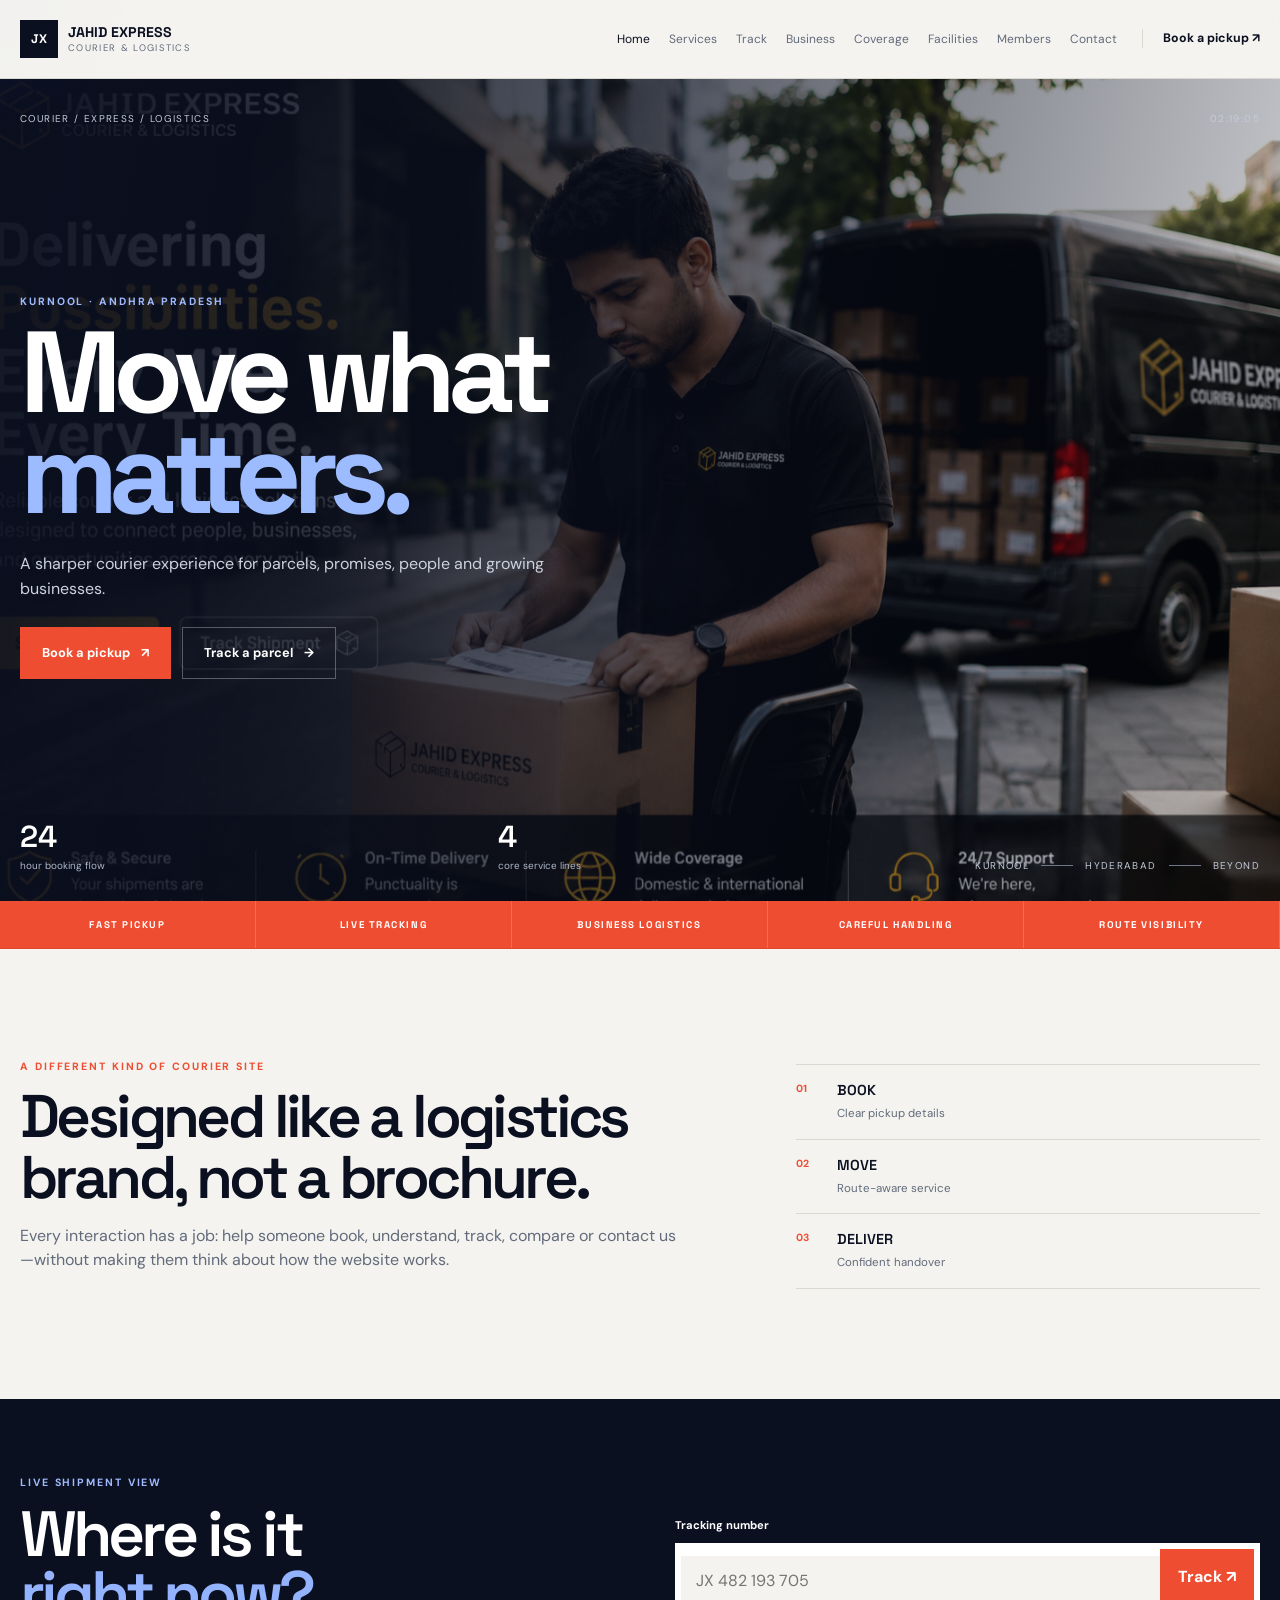
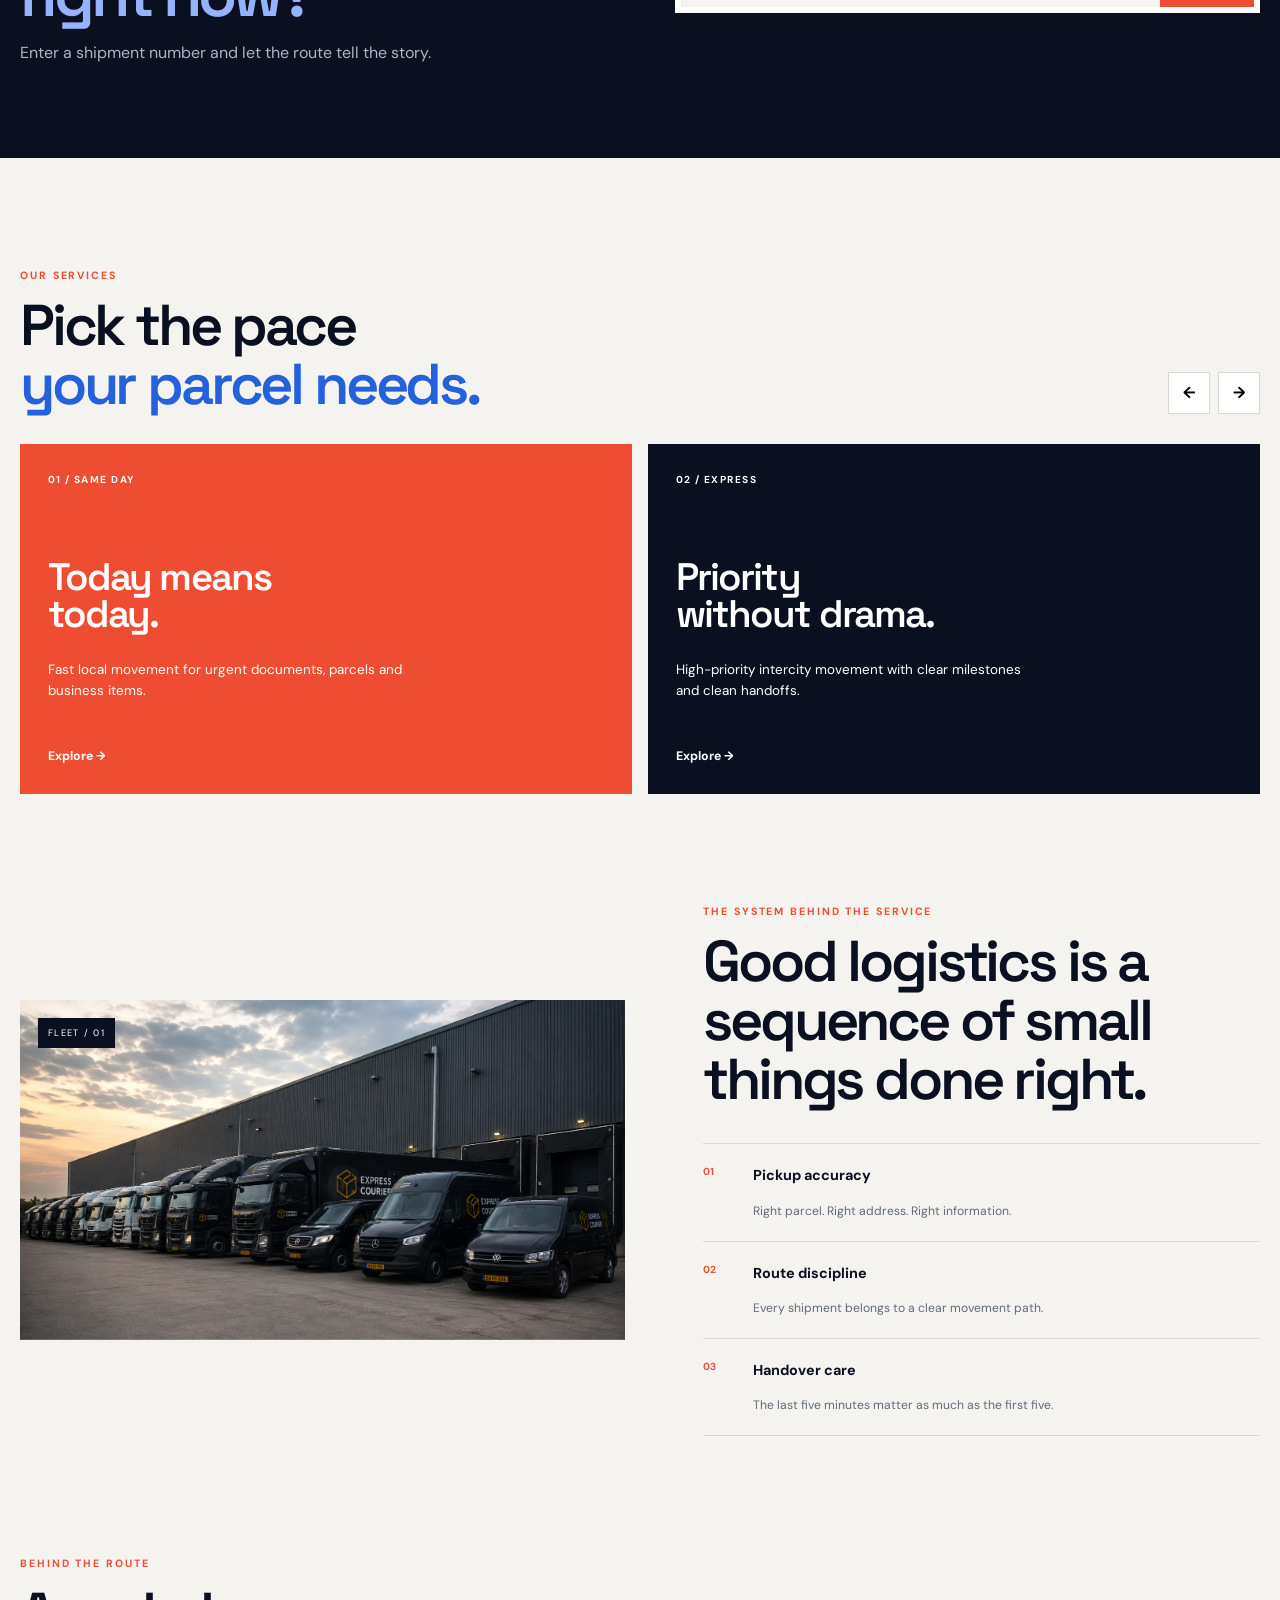
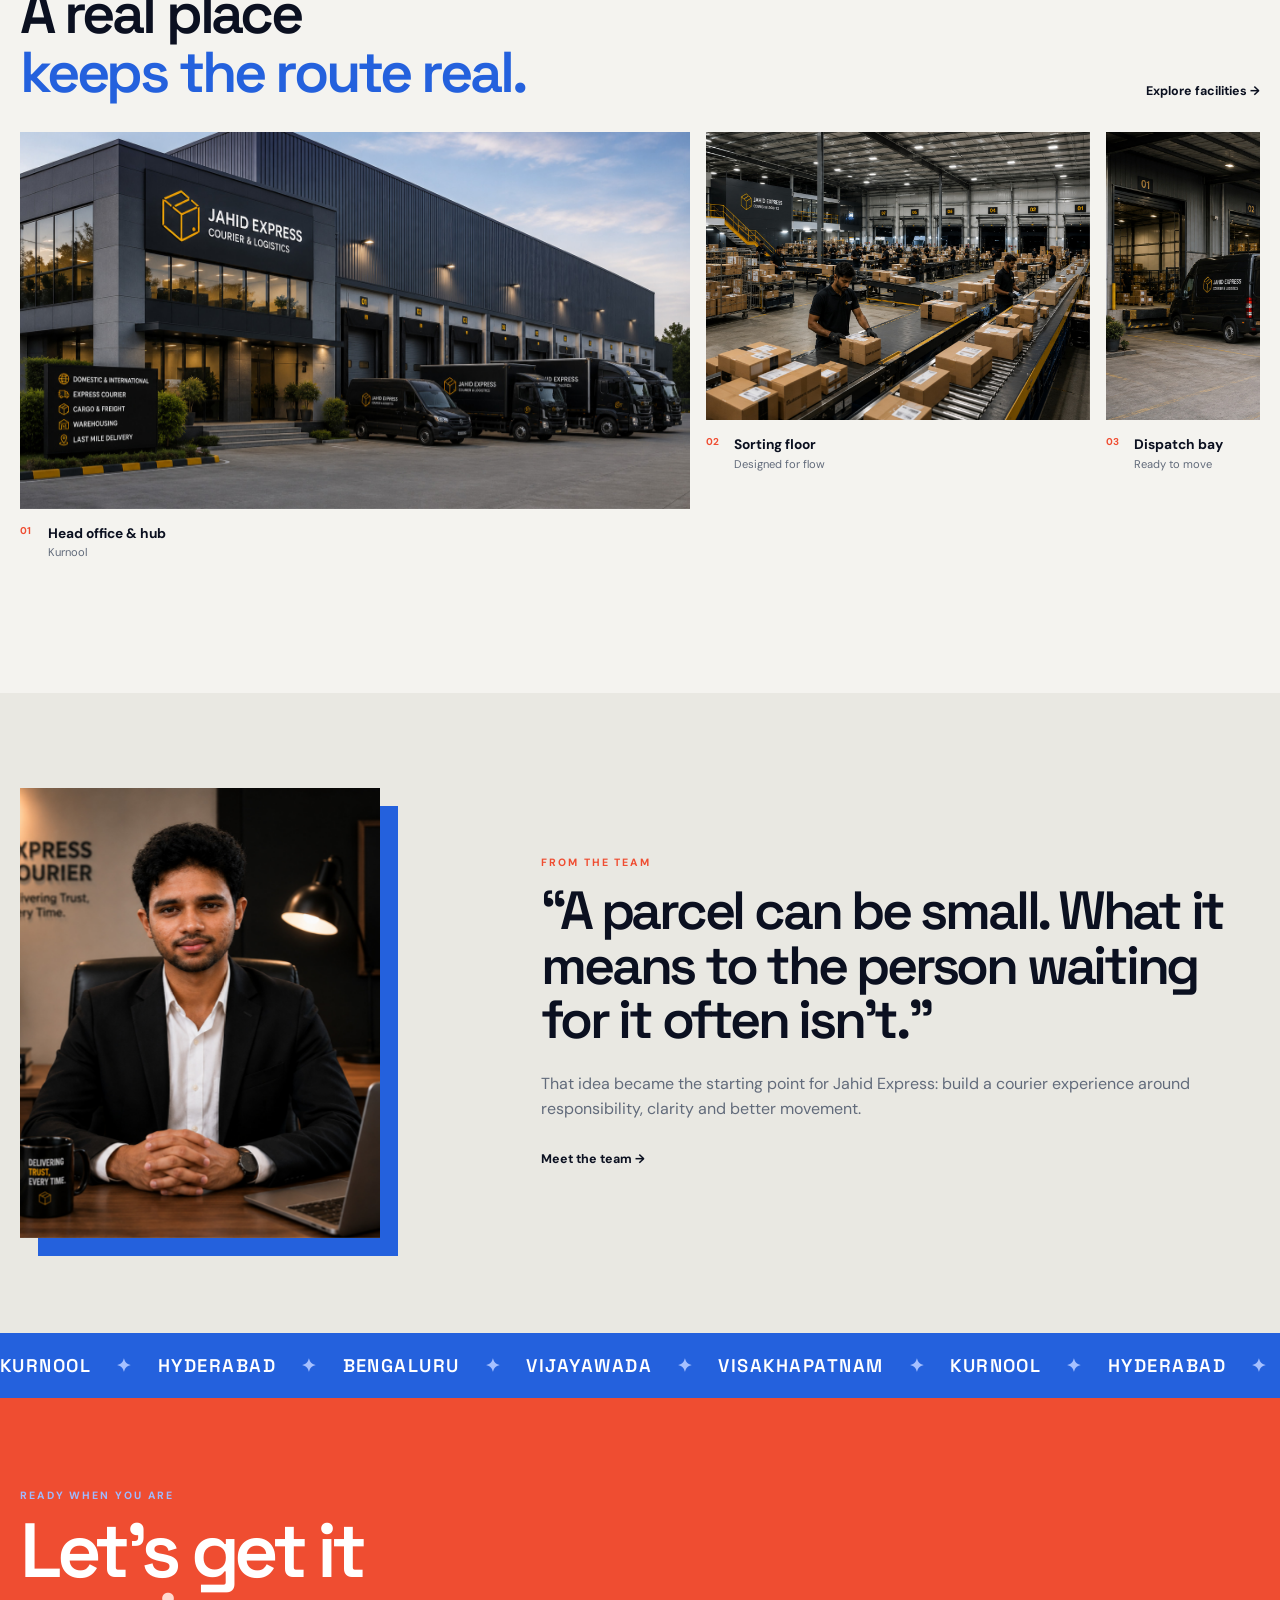
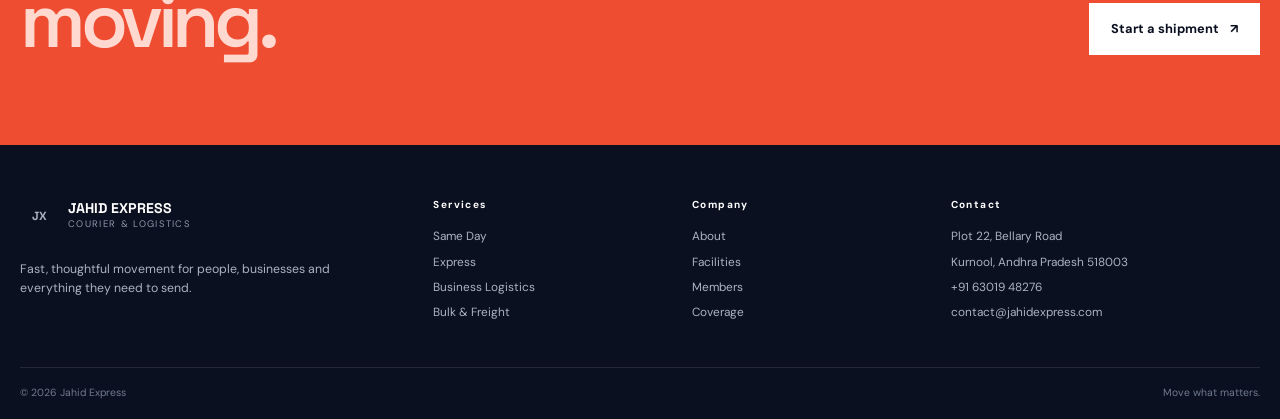
<file: html/index.html>
<!doctype html>
<html lang="en">
<head>
  <meta charset="utf-8">
  <meta name="viewport" content="width=device-width, initial-scale=1">
  <meta name="description" content="Jahid Express — modern courier and logistics services for people and businesses.">
  <title>Home | Jahid Express</title>
  <link rel="stylesheet" href="../Css/style.css">
</head>
<body class="home-page">
<div id="pageLoader" class="page-loader">
  <div class="loader-logo">JX</div>
  <div class="loader-line"><span></span></div>
  <div class="loader-label">JAHID EXPRESS / LOADING ROUTE</div>
</div>

<div class="cursor-glow" id="cursorGlow"></div>

<header class="site-header" id="siteHeader">
  <div class="nav-shell">
    <a class="brand" href="index.html" aria-label="Jahid Express home">
      <span class="brand-mark">JX</span>
      <span class="brand-copy">
        <strong>JAHID EXPRESS</strong>
        <small>COURIER & LOGISTICS</small>
      </span>
    </a>

    <nav class="main-nav" id="mainNav" aria-label="Main navigation">
      <a href="index.html">Home</a>
      <a href="services.html">Services</a>
      <a href="tracking.html">Track</a>
      <a href="business.html">Business</a>
      <a href="coverage.html">Coverage</a>
      <a href="facilities.html">Facilities</a>
      <a href="members.html">Members</a>
      <a href="contact.html">Contact</a>
    </nav>

    <a class="nav-cta" href="contact.html">Book a pickup <span>↗</span></a>

    <button class="nav-toggle" id="navToggle" type="button" aria-controls="mainNav" aria-expanded="false">
      <span></span><span></span><span></span>
      <span class="sr-only">Open navigation</span>
    </button>
  </div>
</header>

<main>
<section class="intro-hero">
  <div class="hero-background">

    <figure class="photo-frame hero-photo" style="--ratio:16/10" data-image="home-hero-courier.jpg">
      <img src="../Image/home-hero-courier.jpg" alt="Jahid Express courier professional and parcel" loading="lazy"
           onload="this.parentElement.classList.add('has-image')"
           onerror="this.style.display='none'">
      <figcaption class="image-placeholder">
        <span>IMAGE</span>
        <strong>home-hero-courier.jpg</strong>
      </figcaption>
    </figure>

    <div class="hero-scan"></div>
    <div class="hero-gradient"></div>
  </div>

  <div class="hero-overlay">
    <div class="hero-topline">
      <span>COURIER / EXPRESS / LOGISTICS</span>
      <span class="hero-time" id="heroTime">23:26:00</span>
    </div>

    <div class="hero-center">
      <p class="eyebrow eyebrow-light">KURNOOL · ANDHRA PRADESH</p>
      <h1>Move what<br><em>matters.</em></h1>
      <p class="hero-copy">A sharper courier experience for parcels, promises, people and growing businesses.</p>
      <div class="hero-actions">
        <a class="button button-red" href="contact.html">Book a pickup <span>↗</span></a>
        <a class="button button-light-outline" href="tracking.html">Track a parcel <span>→</span></a>
      </div>
    </div>

    <div class="hero-bottom">
      <div class="hero-stat"><strong data-count="24">0</strong><span>hour booking flow</span></div>
      <div class="hero-stat"><strong data-count="4">0</strong><span>core service lines</span></div>
      <div class="hero-route">KURNOOL <i></i> HYDERABAD <i></i> BEYOND</div>
    </div>
  </div>
</section>

<section class="ticker-strip">
  <div>FAST PICKUP</div><div>LIVE TRACKING</div><div>BUSINESS LOGISTICS</div><div>CAREFUL HANDLING</div><div>ROUTE VISIBILITY</div>
</section>

<section class="showcase-intro section-shell">
  <div class="showcase-copy">
    <p class="eyebrow">A DIFFERENT KIND OF COURIER SITE</p>
    <h2>Designed like a logistics brand, not a brochure.</h2>
    <p>Every interaction has a job: help someone book, understand, track, compare or contact us—without making them think about how the website works.</p>
  </div>
  <div class="showcase-micro">
    <div><span>01</span><strong>BOOK</strong><small>Clear pickup details</small></div>
    <div><span>02</span><strong>MOVE</strong><small>Route-aware service</small></div>
    <div><span>03</span><strong>DELIVER</strong><small>Confident handover</small></div>
  </div>
</section>

<section class="track-command">
  <div class="command-copy">
    <p class="eyebrow eyebrow-light">LIVE SHIPMENT VIEW</p>
    <h2>Where is it<br><em>right now?</em></h2>
    <p>Enter a shipment number and let the route tell the story.</p>
  </div>
  <form id="quickTrack" class="command-form">
    <label for="quickTrackInput">Tracking number</label>
    <div class="command-input">
      <input id="quickTrackInput" type="text" placeholder="JX 482 193 705" required>
      <button type="submit">Track <span>↗</span></button>
    </div>
    <small id="quickTrackStatus"></small>
  </form>
</section>

<section class="service-carousel section-shell">
  <div class="section-heading">
    <div>
      <p class="eyebrow">OUR SERVICES</p>
      <h2>Pick the pace<br><em>your parcel needs.</em></h2>
    </div>
    <div class="slider-controls">
      <button type="button" data-service-prev>←</button>
      <button type="button" data-service-next>→</button>
    </div>
  </div>

  <div class="service-track" id="serviceTrack">
    <article class="service-slide service-red">
      <span>01 / SAME DAY</span>
      <h3>Today means<br>today.</h3>
      <p>Fast local movement for urgent documents, parcels and business items.</p>
      <a href="services.html#same-day">Explore →</a>
    </article>
    <article class="service-slide service-dark">
      <span>02 / EXPRESS</span>
      <h3>Priority<br>without drama.</h3>
      <p>High-priority intercity movement with clear milestones and clean handoffs.</p>
      <a href="services.html#express">Explore →</a>
    </article>
    <article class="service-slide service-blue">
      <span>03 / BUSINESS</span>
      <h3>Built for<br>repeat shipping.</h3>
      <p>Recurring pickups and parcel handling for online sellers, offices and brands.</p>
      <a href="services.html#business">Explore →</a>
    </article>
    <article class="service-slide service-paper">
      <span>04 / BULK</span>
      <h3>More pieces.<br>One plan.</h3>
      <p>Planned multi-package movement for larger consignments and repeat dispatches.</p>
      <a href="services.html#bulk">Explore →</a>
    </article>
  </div>
</section>

<section class="split-showcase">
  <div class="split-photo">

    <figure class="photo-frame " style="--ratio:16/9" data-image="home-vehicle-fleet.jpg">
      <img src="../Image/home-vehicle-fleet.jpg" alt="Jahid Express delivery vehicle fleet" loading="lazy"
           onload="this.parentElement.classList.add('has-image')"
           onerror="this.style.display='none'">
      <figcaption class="image-placeholder">
        <span>IMAGE</span>
        <strong>home-vehicle-fleet.jpg</strong>
      </figcaption>
    </figure>

    <span class="corner-label">FLEET / 01</span>
  </div>
  <div class="split-copy">
    <p class="eyebrow">THE SYSTEM BEHIND THE SERVICE</p>
    <h2>Good logistics is a sequence of small things done right.</h2>
    <div class="number-list">
      <div><span>01</span><strong>Pickup accuracy</strong><p>Right parcel. Right address. Right information.</p></div>
      <div><span>02</span><strong>Route discipline</strong><p>Every shipment belongs to a clear movement path.</p></div>
      <div><span>03</span><strong>Handover care</strong><p>The last five minutes matter as much as the first five.</p></div>
    </div>
  </div>
</section>

<section class="facility-tease section-shell">
  <div class="section-heading">
    <div><p class="eyebrow">BEHIND THE ROUTE</p><h2>A real place<br><em>keeps the route real.</em></h2></div>
    <a class="text-link" href="facilities.html">Explore facilities →</a>
  </div>
  <div class="facility-slider" id="facilitySlider">
    <div class="facility-card large">

    <figure class="photo-frame " style="--ratio:16/9" data-image="facility-building-exterior.jpg">
      <img src="../Image/facility-building-exterior.jpg" alt="Jahid Express facility exterior" loading="lazy"
           onload="this.parentElement.classList.add('has-image')"
           onerror="this.style.display='none'">
      <figcaption class="image-placeholder">
        <span>IMAGE</span>
        <strong>facility-building-exterior.jpg</strong>
      </figcaption>
    </figure>

      <div><span>01</span><strong>Head office & hub</strong><small>Kurnool</small></div>
    </div>
    <div class="facility-card">

    <figure class="photo-frame " style="--ratio:4/3" data-image="facility-sorting-floor.jpg">
      <img src="../Image/facility-sorting-floor.jpg" alt="Jahid Express sorting floor" loading="lazy"
           onload="this.parentElement.classList.add('has-image')"
           onerror="this.style.display='none'">
      <figcaption class="image-placeholder">
        <span>IMAGE</span>
        <strong>facility-sorting-floor.jpg</strong>
      </figcaption>
    </figure>

      <div><span>02</span><strong>Sorting floor</strong><small>Designed for flow</small></div>
    </div>
    <div class="facility-card">

    <figure class="photo-frame " style="--ratio:4/3" data-image="facility-dispatch-bay.jpg">
      <img src="../Image/facility-dispatch-bay.jpg" alt="Jahid Express dispatch bay" loading="lazy"
           onload="this.parentElement.classList.add('has-image')"
           onerror="this.style.display='none'">
      <figcaption class="image-placeholder">
        <span>IMAGE</span>
        <strong>facility-dispatch-bay.jpg</strong>
      </figcaption>
    </figure>

      <div><span>03</span><strong>Dispatch bay</strong><small>Ready to move</small></div>
    </div>
  </div>
</section>

<section class="founder-strip">
  <div class="founder-visual">

    <figure class="photo-frame founder-photo" style="--ratio:4/5" data-image="founder-portrait.jpg">
      <img src="../Image/founder-portrait.jpg" alt="Founder of Jahid Express" loading="lazy"
           onload="this.parentElement.classList.add('has-image')"
           onerror="this.style.display='none'">
      <figcaption class="image-placeholder">
        <span>IMAGE</span>
        <strong>founder-portrait.jpg</strong>
      </figcaption>
    </figure>

  </div>
  <div class="founder-message">
    <p class="eyebrow">FROM THE TEAM</p>
    <blockquote>“A parcel can be small. What it means to the person waiting for it often isn't.”</blockquote>
    <p>That idea became the starting point for Jahid Express: build a courier experience around responsibility, clarity and better movement.</p>
    <a class="text-link" href="members.html">Meet the team →</a>
  </div>
</section>

<section class="coverage-marquee">
  <div class="marquee-track">
    <span>KURNOOL</span><i>✦</i><span>HYDERABAD</span><i>✦</i><span>BENGALURU</span><i>✦</i><span>VIJAYAWADA</span><i>✦</i><span>VISAKHAPATNAM</span><i>✦</i>
    <span>KURNOOL</span><i>✦</i><span>HYDERABAD</span><i>✦</i><span>BENGALURU</span><i>✦</i><span>VIJAYAWADA</span><i>✦</i><span>VISAKHAPATNAM</span><i>✦</i>
  </div>
</section>

<section class="final-cta">
  <div><p class="eyebrow eyebrow-light">READY WHEN YOU ARE</p><h2>Let's get it<br><em>moving.</em></h2></div>
  <a class="button button-white" href="contact.html">Start a shipment <span>↗</span></a>
</section>
</main>

<footer class="site-footer">
  <div class="footer-top">
    <div class="footer-brand">
      <a class="brand" href="index.html">
        <span class="brand-mark">JX</span>
        <span class="brand-copy">
          <strong>JAHID EXPRESS</strong>
          <small>COURIER & LOGISTICS</small>
        </span>
      </a>
      <p>Fast, thoughtful movement for people, businesses and everything they need to send.</p>
    </div>
    <div>
      <h3>Services</h3>
      <a href="services.html">Same Day</a>
      <a href="services.html">Express</a>
      <a href="services.html">Business Logistics</a>
      <a href="services.html">Bulk & Freight</a>
    </div>
    <div>
      <h3>Company</h3>
      <a href="about.html">About</a>
      <a href="facilities.html">Facilities</a>
      <a href="members.html">Members</a>
      <a href="coverage.html">Coverage</a>
    </div>
    <div>
      <h3>Contact</h3>
      <span>Plot 22, Bellary Road</span>
      <span>Kurnool, Andhra Pradesh 518003</span>
      <a href="tel:+916301948276">+91 63019 48276</a>
      <a href="mailto:contact@jahidexpress.com">contact@jahidexpress.com</a>
    </div>
  </div>
  <div class="footer-bottom">
    <span>© 2026 Jahid Express</span>
    <span>Move what matters.</span>
  </div>
</footer>

<script src="../Js/script.js"></script>
</body>
</html>
</file>
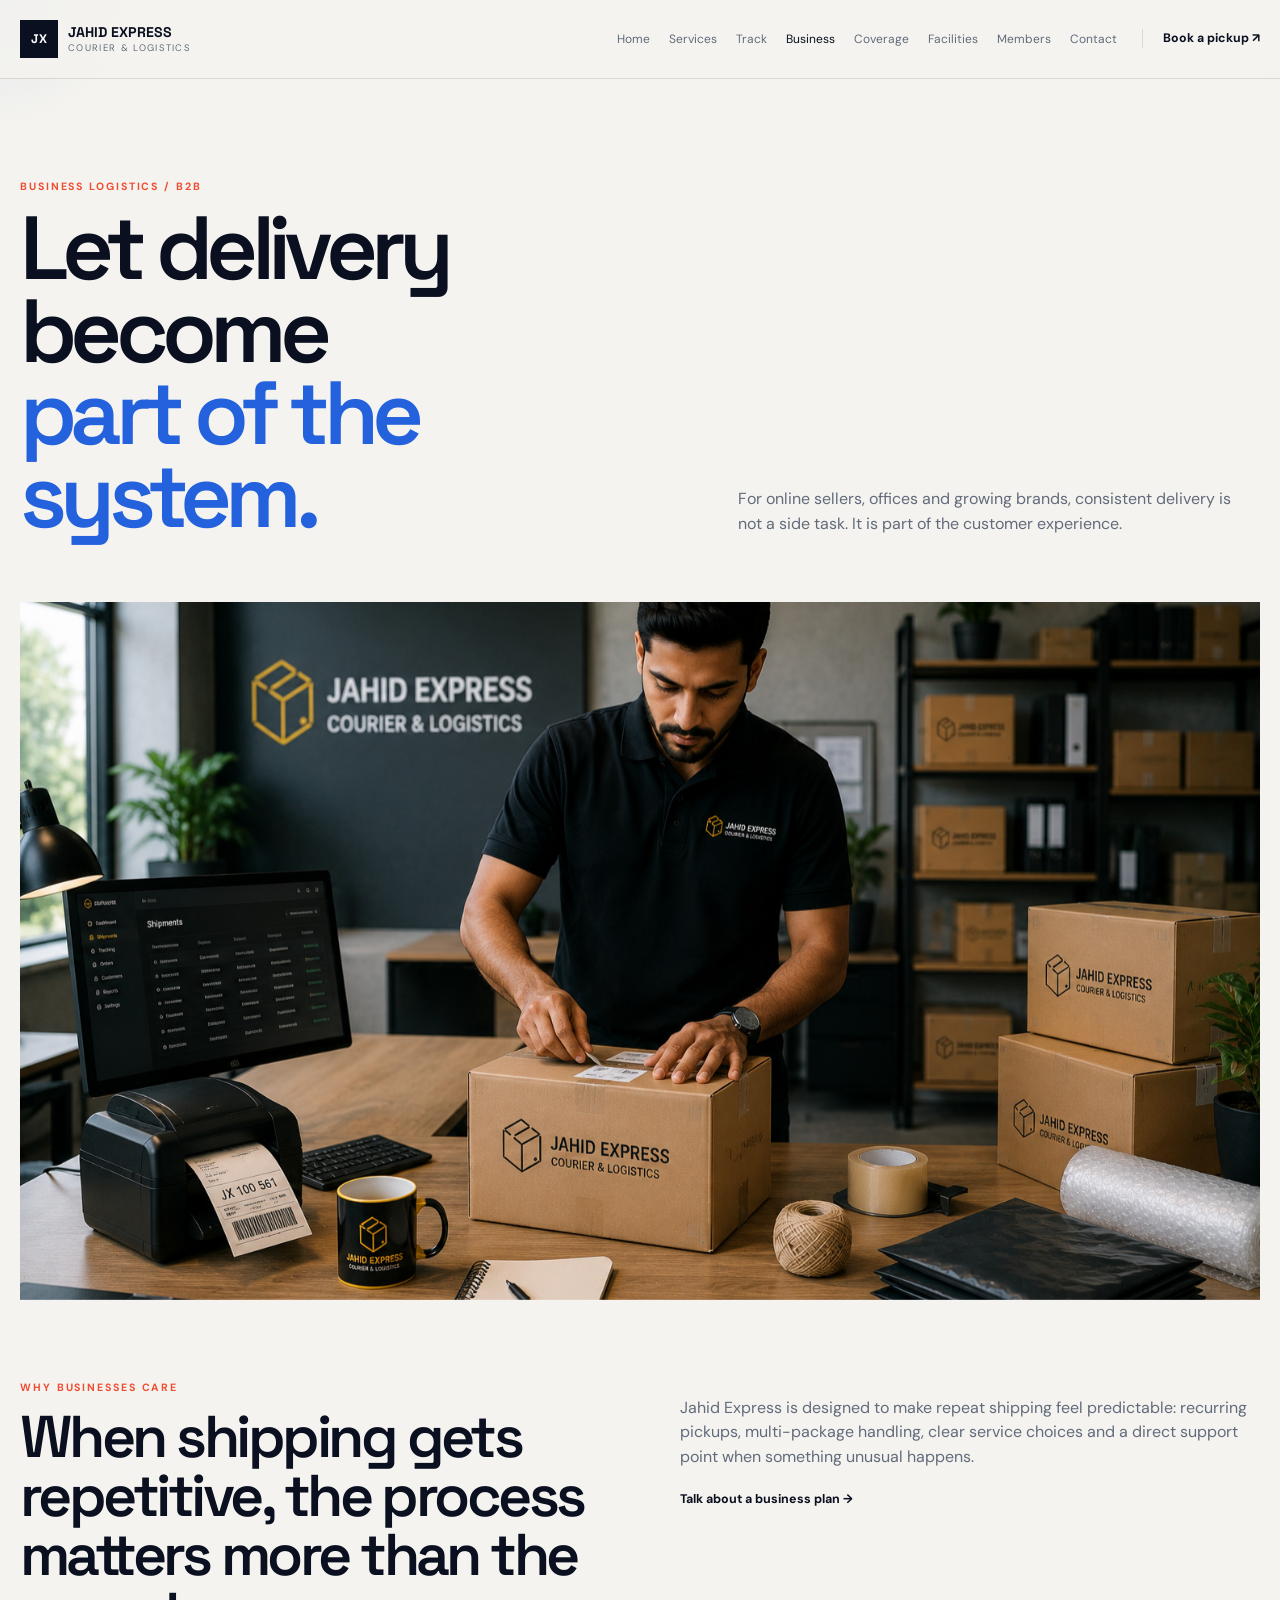
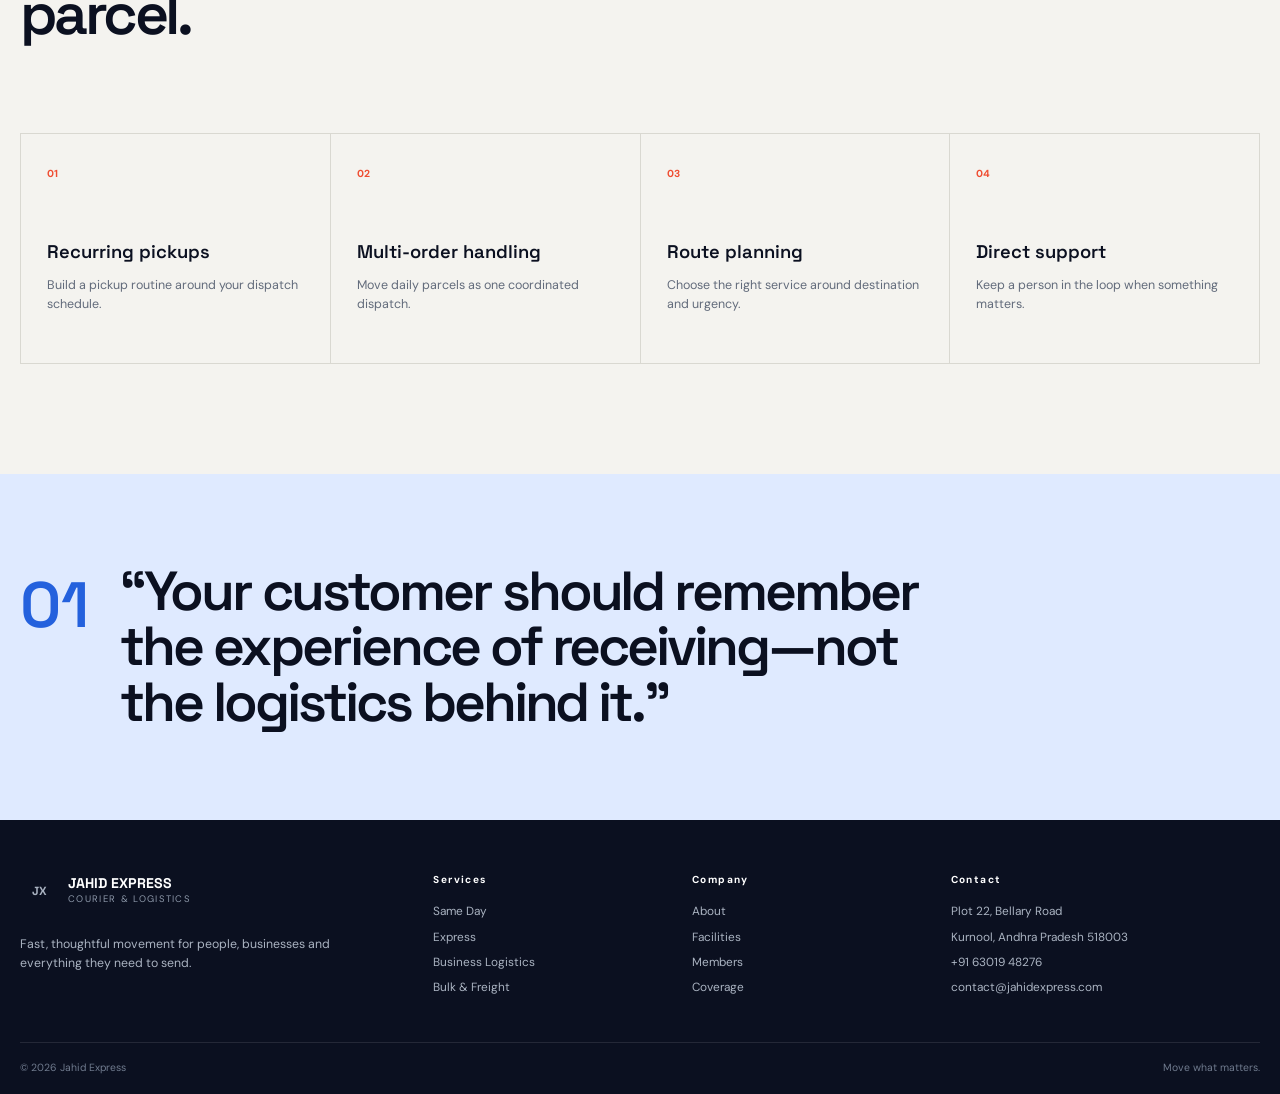
<file: html/business.html>
<!doctype html>
<html lang="en">
<head>
  <meta charset="utf-8">
  <meta name="viewport" content="width=device-width, initial-scale=1">
  <meta name="description" content="Jahid Express — modern courier and logistics services for people and businesses.">
  <title>Business Logistics | Jahid Express</title>
  <link rel="stylesheet" href="../Css/style.css">
</head>
<body class="">
<div id="pageLoader" class="page-loader">
  <div class="loader-logo">JX</div>
  <div class="loader-line"><span></span></div>
  <div class="loader-label">JAHID EXPRESS / LOADING ROUTE</div>
</div>

<div class="cursor-glow" id="cursorGlow"></div>

<header class="site-header" id="siteHeader">
  <div class="nav-shell">
    <a class="brand" href="index.html" aria-label="Jahid Express home">
      <span class="brand-mark">JX</span>
      <span class="brand-copy">
        <strong>JAHID EXPRESS</strong>
        <small>COURIER & LOGISTICS</small>
      </span>
    </a>

    <nav class="main-nav" id="mainNav" aria-label="Main navigation">
      <a href="index.html">Home</a>
      <a href="services.html">Services</a>
      <a href="tracking.html">Track</a>
      <a href="business.html">Business</a>
      <a href="coverage.html">Coverage</a>
      <a href="facilities.html">Facilities</a>
      <a href="members.html">Members</a>
      <a href="contact.html">Contact</a>
    </nav>

    <a class="nav-cta" href="contact.html">Book a pickup <span>↗</span></a>

    <button class="nav-toggle" id="navToggle" type="button" aria-controls="mainNav" aria-expanded="false">
      <span></span><span></span><span></span>
      <span class="sr-only">Open navigation</span>
    </button>
  </div>
</header>

<main>
<section class="page-hero">
  <div><p class="eyebrow">BUSINESS LOGISTICS / B2B</p><h1>Let delivery become<br><em>part of the system.</em></h1></div>
  <p>For online sellers, offices and growing brands, consistent delivery is not a side task. It is part of the customer experience.</p>
</section>

<section class="business-hero-image">

    <figure class="photo-frame " style="--ratio:16/9" data-image="business-packaging-desk.jpg">
      <img src="../Image/business-packaging-desk.jpg" alt="Business packing and dispatch workflow" loading="lazy"
           onload="this.parentElement.classList.add('has-image')"
           onerror="this.style.display='none'">
      <figcaption class="image-placeholder">
        <span>IMAGE</span>
        <strong>business-packaging-desk.jpg</strong>
      </figcaption>
    </figure>

</section>

<section class="business-story">
  <div><p class="eyebrow">WHY BUSINESSES CARE</p><h2>When shipping gets repetitive, the process matters more than the parcel.</h2></div>
  <div><p>Jahid Express is designed to make repeat shipping feel predictable: recurring pickups, multi-package handling, clear service choices and a direct support point when something unusual happens.</p><a class="text-link" href="contact.html">Talk about a business plan →</a></div>
</section>

<section class="business-grid">
  <article><span>01</span><h3>Recurring pickups</h3><p>Build a pickup routine around your dispatch schedule.</p></article>
  <article><span>02</span><h3>Multi-order handling</h3><p>Move daily parcels as one coordinated dispatch.</p></article>
  <article><span>03</span><h3>Route planning</h3><p>Choose the right service around destination and urgency.</p></article>
  <article><span>04</span><h3>Direct support</h3><p>Keep a person in the loop when something matters.</p></article>
</section>

<section class="business-quote">
  <div class="big-number">01</div>
  <blockquote>“Your customer should remember the experience of receiving—not the logistics behind it.”</blockquote>
</section>
</main>

<footer class="site-footer">
  <div class="footer-top">
    <div class="footer-brand">
      <a class="brand" href="index.html">
        <span class="brand-mark">JX</span>
        <span class="brand-copy">
          <strong>JAHID EXPRESS</strong>
          <small>COURIER & LOGISTICS</small>
        </span>
      </a>
      <p>Fast, thoughtful movement for people, businesses and everything they need to send.</p>
    </div>
    <div>
      <h3>Services</h3>
      <a href="services.html">Same Day</a>
      <a href="services.html">Express</a>
      <a href="services.html">Business Logistics</a>
      <a href="services.html">Bulk & Freight</a>
    </div>
    <div>
      <h3>Company</h3>
      <a href="about.html">About</a>
      <a href="facilities.html">Facilities</a>
      <a href="members.html">Members</a>
      <a href="coverage.html">Coverage</a>
    </div>
    <div>
      <h3>Contact</h3>
      <span>Plot 22, Bellary Road</span>
      <span>Kurnool, Andhra Pradesh 518003</span>
      <a href="tel:+916301948276">+91 63019 48276</a>
      <a href="mailto:contact@jahidexpress.com">contact@jahidexpress.com</a>
    </div>
  </div>
  <div class="footer-bottom">
    <span>© 2026 Jahid Express</span>
    <span>Move what matters.</span>
  </div>
</footer>

<script src="../Js/script.js"></script>
</body>
</html>
</file>
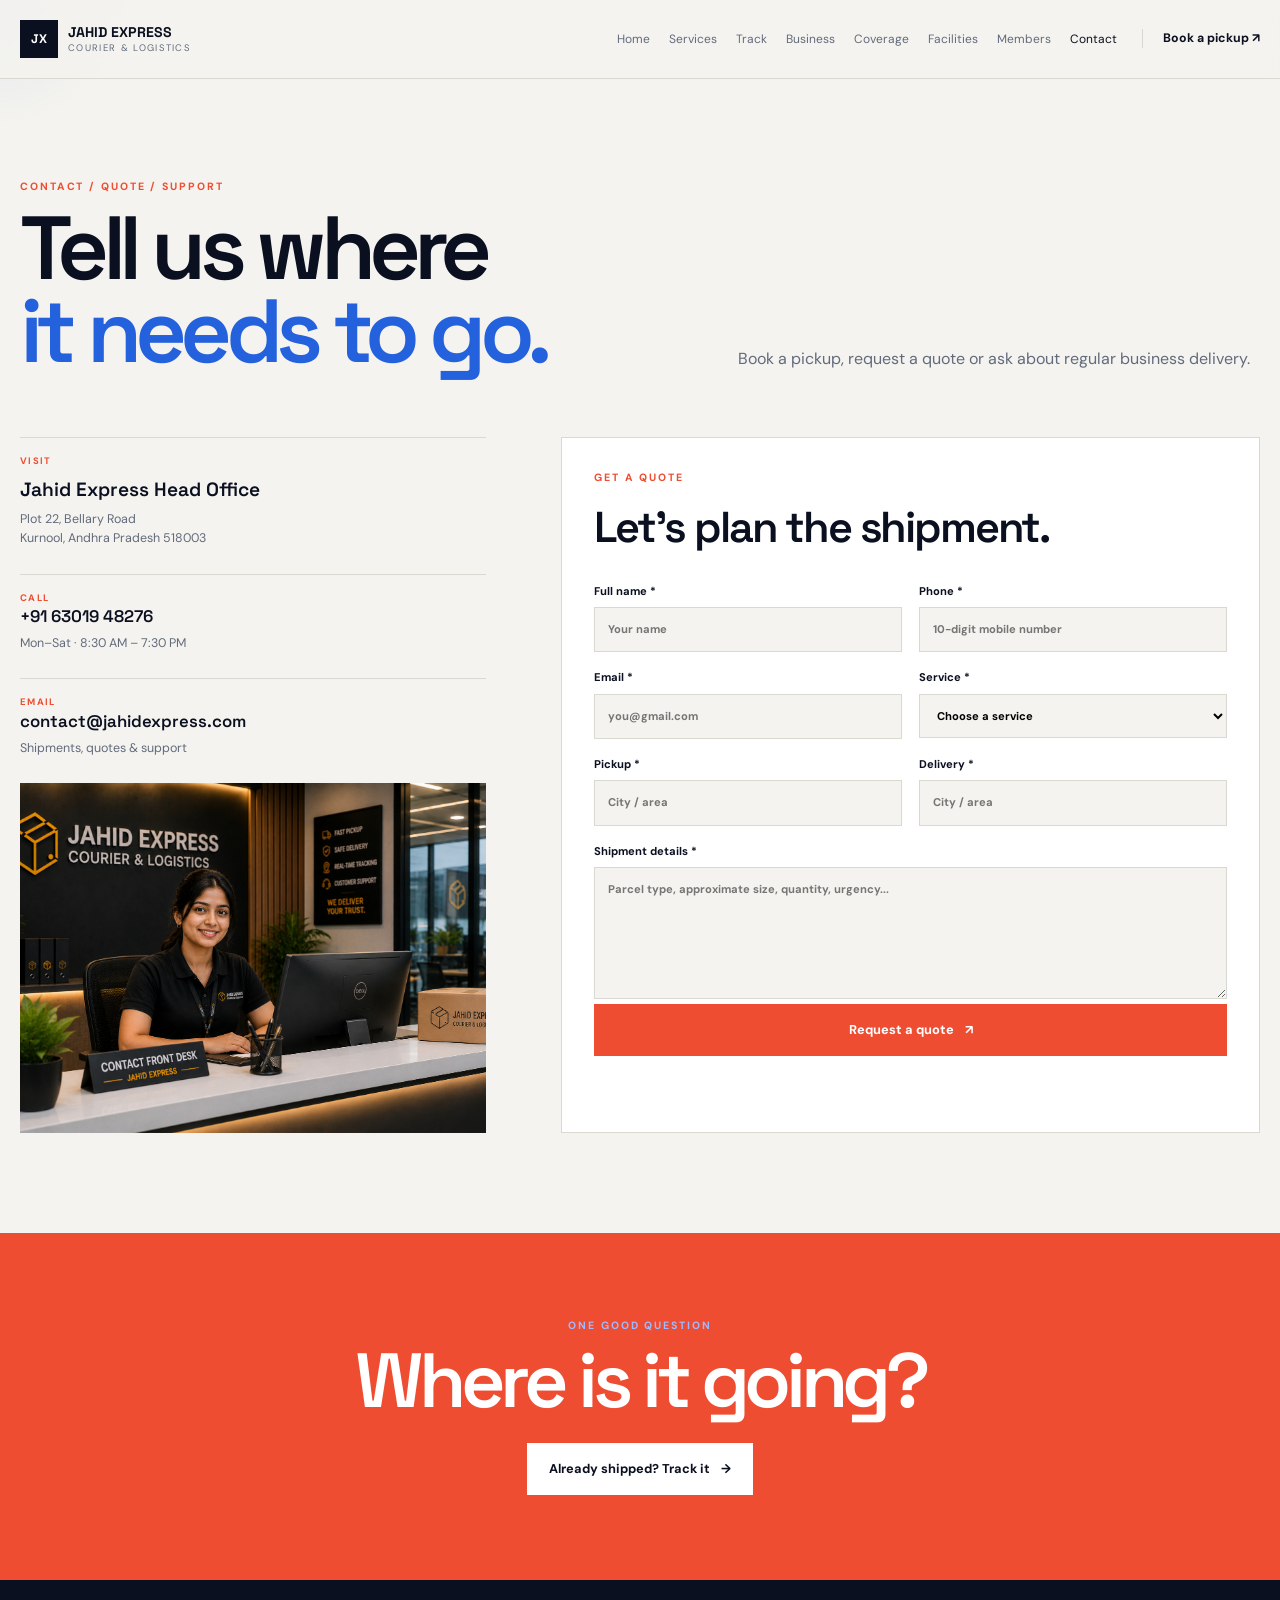
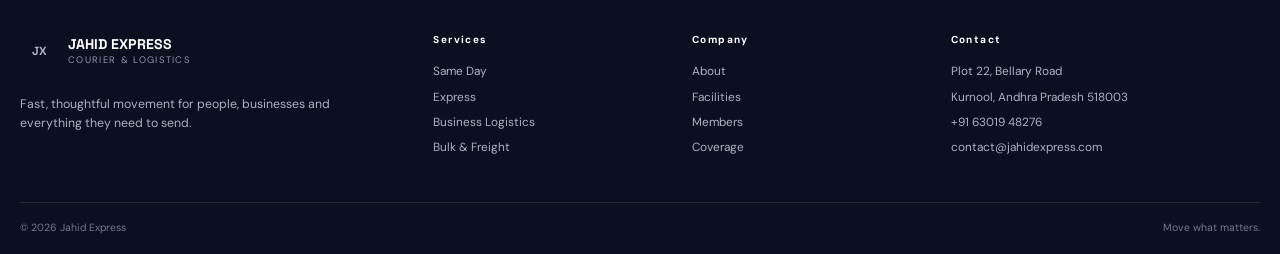
<file: html/contact.html>
<!doctype html>
<html lang="en">
<head>
  <meta charset="utf-8">
  <meta name="viewport" content="width=device-width, initial-scale=1">
  <meta name="description" content="Jahid Express — modern courier and logistics services for people and businesses.">
  <title>Contact | Jahid Express</title>
  <link rel="stylesheet" href="../Css/style.css">
</head>
<body class="">
<div id="pageLoader" class="page-loader">
  <div class="loader-logo">JX</div>
  <div class="loader-line"><span></span></div>
  <div class="loader-label">JAHID EXPRESS / LOADING ROUTE</div>
</div>

<div class="cursor-glow" id="cursorGlow"></div>

<header class="site-header" id="siteHeader">
  <div class="nav-shell">
    <a class="brand" href="index.html" aria-label="Jahid Express home">
      <span class="brand-mark">JX</span>
      <span class="brand-copy">
        <strong>JAHID EXPRESS</strong>
        <small>COURIER & LOGISTICS</small>
      </span>
    </a>

    <nav class="main-nav" id="mainNav" aria-label="Main navigation">
      <a href="index.html">Home</a>
      <a href="services.html">Services</a>
      <a href="tracking.html">Track</a>
      <a href="business.html">Business</a>
      <a href="coverage.html">Coverage</a>
      <a href="facilities.html">Facilities</a>
      <a href="members.html">Members</a>
      <a href="contact.html">Contact</a>
    </nav>

    <a class="nav-cta" href="contact.html">Book a pickup <span>↗</span></a>

    <button class="nav-toggle" id="navToggle" type="button" aria-controls="mainNav" aria-expanded="false">
      <span></span><span></span><span></span>
      <span class="sr-only">Open navigation</span>
    </button>
  </div>
</header>

<main>
<section class="page-hero">
  <div><p class="eyebrow">CONTACT / QUOTE / SUPPORT</p><h1>Tell us where<br><em>it needs to go.</em></h1></div>
  <p>Book a pickup, request a quote or ask about regular business delivery.</p>
</section>

<section class="contact-wrap">
  <div class="contact-info">
    <div class="contact-card"><span>VISIT</span><h2>Jahid Express Head Office</h2><p>Plot 22, Bellary Road<br>Kurnool, Andhra Pradesh 518003</p></div>
    <div class="contact-card"><span>CALL</span><a href="tel:+916301948276">+91 63019 48276</a><p>Mon–Sat · 8:30 AM – 7:30 PM</p></div>
    <div class="contact-card"><span>EMAIL</span><a href="mailto:contact@jahidexpress.com">contact@jahidexpress.com</a><p>Shipments, quotes & support</p></div>

    <figure class="photo-frame " style="--ratio:4/3" data-image="contact-front-desk.jpg">
      <img src="../Image/contact-front-desk.jpg" alt="Jahid Express customer service desk" loading="lazy"
           onload="this.parentElement.classList.add('has-image')"
           onerror="this.style.display='none'">
      <figcaption class="image-placeholder">
        <span>IMAGE</span>
        <strong>contact-front-desk.jpg</strong>
      </figcaption>
    </figure>

  </div>

  <div class="quote-form-card">
    <p class="eyebrow">GET A QUOTE</p>
    <h2>Let's plan the shipment.</h2>
    <form id="quoteForm" novalidate>
      <div class="form-grid">
        <label>Full name *<input name="name" type="text" placeholder="Your name" required></label>
        <label>Phone *<input name="phone" type="tel" placeholder="10-digit mobile number" required></label>
        <label>Email *<input name="email" type="email" placeholder="you@gmail.com" required></label>
        <label>Service *<select name="service" required><option value="">Choose a service</option><option>Same Day</option><option>Express Delivery</option><option>Business Logistics</option><option>Bulk & Freight</option></select></label>
        <label>Pickup *<input name="pickup" type="text" placeholder="City / area" required></label>
        <label>Delivery *<input name="delivery" type="text" placeholder="City / area" required></label>
        <label class="wide">Shipment details *<textarea name="message" rows="6" placeholder="Parcel type, approximate size, quantity, urgency..." required></textarea></label>
      </div>
      <button class="button button-red button-full" type="submit">Request a quote <span>↗</span></button>
      <p id="quoteStatus" class="form-status" aria-live="polite"></p>
    </form>
  </div>
</section>

<section class="contact-bottom">
  <p class="eyebrow eyebrow-light">ONE GOOD QUESTION</p>
  <h2>Where is it going?</h2>
  <a href="tracking.html" class="button button-white">Already shipped? Track it <span>→</span></a>
</section>
</main>

<footer class="site-footer">
  <div class="footer-top">
    <div class="footer-brand">
      <a class="brand" href="index.html">
        <span class="brand-mark">JX</span>
        <span class="brand-copy">
          <strong>JAHID EXPRESS</strong>
          <small>COURIER & LOGISTICS</small>
        </span>
      </a>
      <p>Fast, thoughtful movement for people, businesses and everything they need to send.</p>
    </div>
    <div>
      <h3>Services</h3>
      <a href="services.html">Same Day</a>
      <a href="services.html">Express</a>
      <a href="services.html">Business Logistics</a>
      <a href="services.html">Bulk & Freight</a>
    </div>
    <div>
      <h3>Company</h3>
      <a href="about.html">About</a>
      <a href="facilities.html">Facilities</a>
      <a href="members.html">Members</a>
      <a href="coverage.html">Coverage</a>
    </div>
    <div>
      <h3>Contact</h3>
      <span>Plot 22, Bellary Road</span>
      <span>Kurnool, Andhra Pradesh 518003</span>
      <a href="tel:+916301948276">+91 63019 48276</a>
      <a href="mailto:contact@jahidexpress.com">contact@jahidexpress.com</a>
    </div>
  </div>
  <div class="footer-bottom">
    <span>© 2026 Jahid Express</span>
    <span>Move what matters.</span>
  </div>
</footer>

<script src="../Js/script.js"></script>
</body>
</html>
</file>
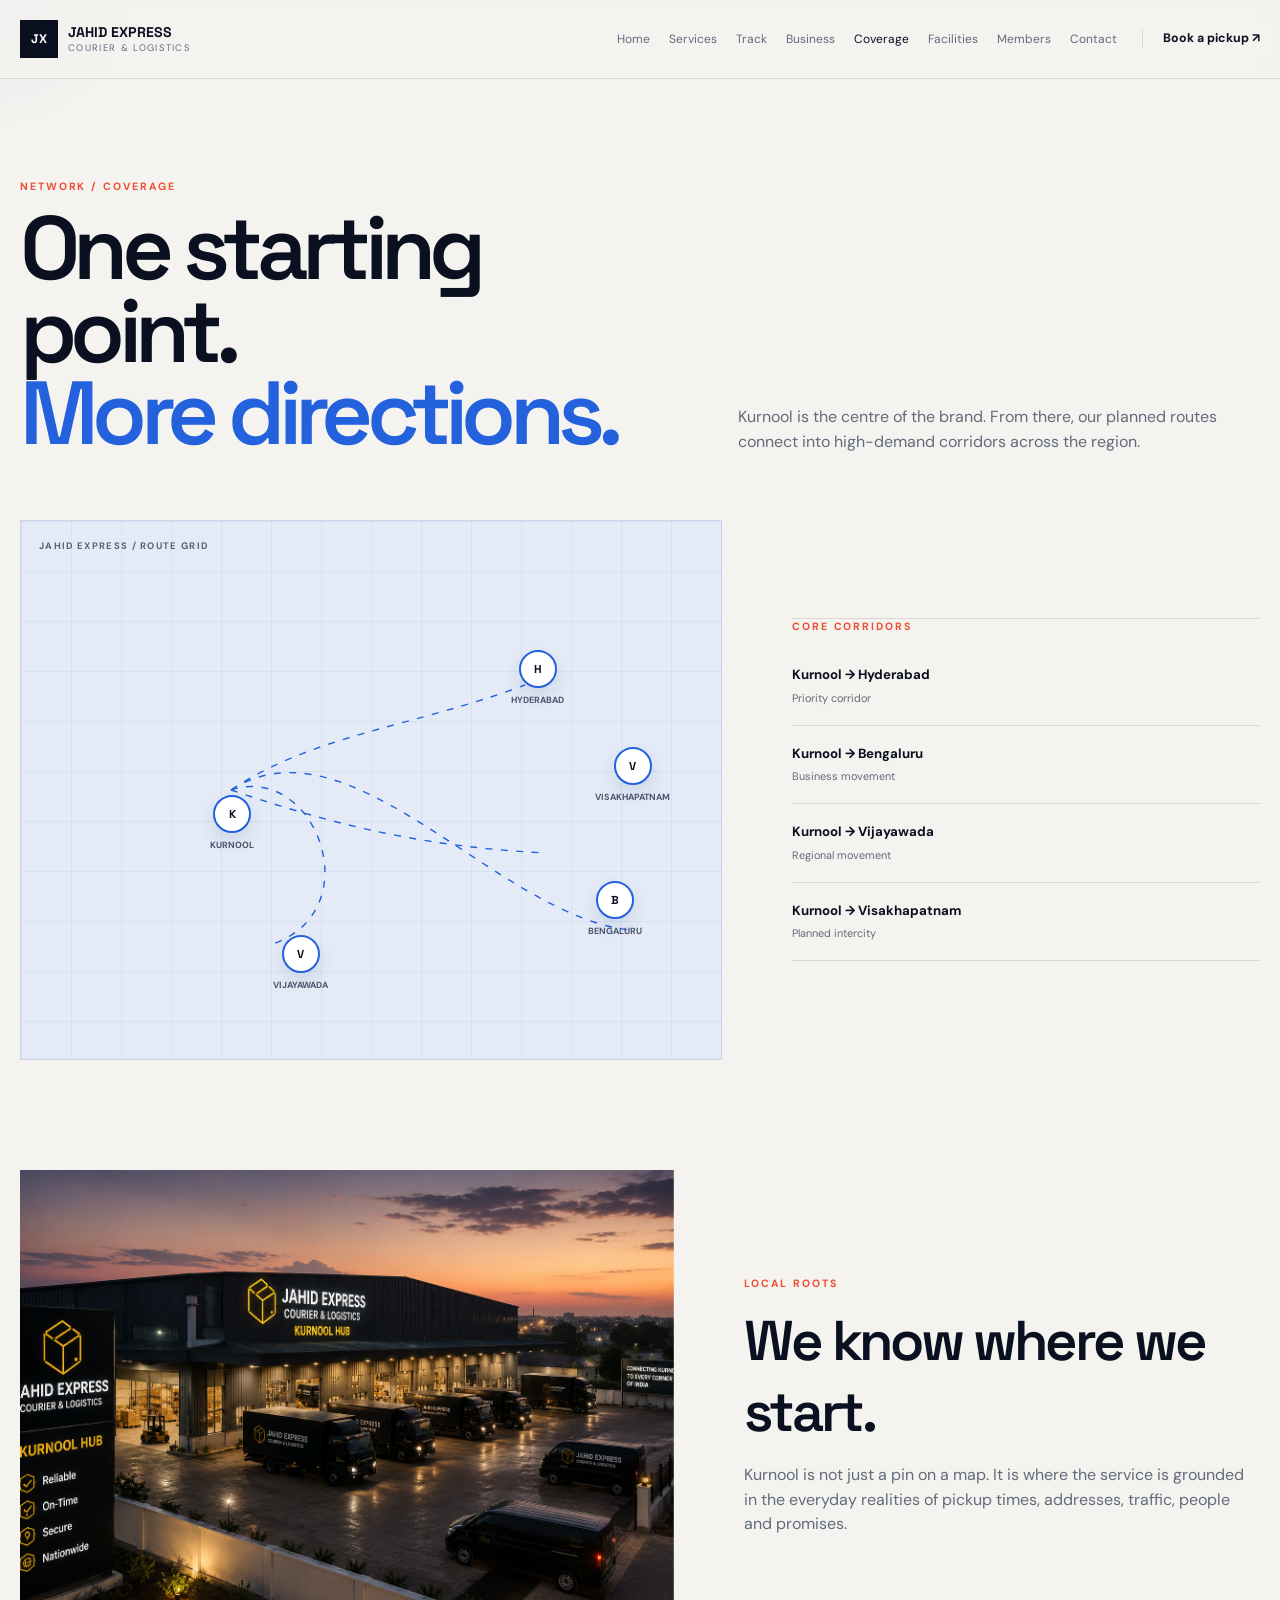
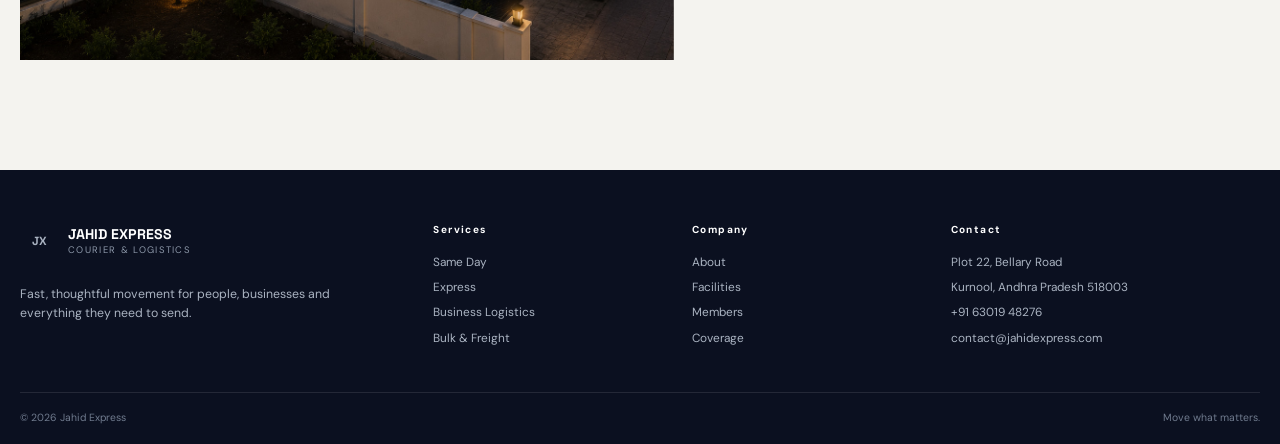
<file: html/coverage.html>
<!doctype html>
<html lang="en">
<head>
  <meta charset="utf-8">
  <meta name="viewport" content="width=device-width, initial-scale=1">
  <meta name="description" content="Jahid Express — modern courier and logistics services for people and businesses.">
  <title>Coverage | Jahid Express</title>
  <link rel="stylesheet" href="../Css/style.css">
</head>
<body class="">
<div id="pageLoader" class="page-loader">
  <div class="loader-logo">JX</div>
  <div class="loader-line"><span></span></div>
  <div class="loader-label">JAHID EXPRESS / LOADING ROUTE</div>
</div>

<div class="cursor-glow" id="cursorGlow"></div>

<header class="site-header" id="siteHeader">
  <div class="nav-shell">
    <a class="brand" href="index.html" aria-label="Jahid Express home">
      <span class="brand-mark">JX</span>
      <span class="brand-copy">
        <strong>JAHID EXPRESS</strong>
        <small>COURIER & LOGISTICS</small>
      </span>
    </a>

    <nav class="main-nav" id="mainNav" aria-label="Main navigation">
      <a href="index.html">Home</a>
      <a href="services.html">Services</a>
      <a href="tracking.html">Track</a>
      <a href="business.html">Business</a>
      <a href="coverage.html">Coverage</a>
      <a href="facilities.html">Facilities</a>
      <a href="members.html">Members</a>
      <a href="contact.html">Contact</a>
    </nav>

    <a class="nav-cta" href="contact.html">Book a pickup <span>↗</span></a>

    <button class="nav-toggle" id="navToggle" type="button" aria-controls="mainNav" aria-expanded="false">
      <span></span><span></span><span></span>
      <span class="sr-only">Open navigation</span>
    </button>
  </div>
</header>

<main>
<section class="page-hero">
  <div><p class="eyebrow">NETWORK / COVERAGE</p><h1>One starting point.<br><em>More directions.</em></h1></div>
  <p>Kurnool is the centre of the brand. From there, our planned routes connect into high-demand corridors across the region.</p>
</section>

<section class="network-stage">
  <div class="network-visual">
    <div class="network-title">JAHID EXPRESS / ROUTE GRID</div>
    <div class="network-pin pin-k"><span>K</span><small>KURNOOL</small></div>
    <div class="network-pin pin-h"><span>H</span><small>HYDERABAD</small></div>
    <div class="network-pin pin-b"><span>B</span><small>BENGALURU</small></div>
    <div class="network-pin pin-v"><span>V</span><small>VIJAYAWADA</small></div>
    <div class="network-pin pin-vs"><span>V</span><small>VISAKHAPATNAM</small></div>
    <svg viewBox="0 0 1000 600" class="route-svg" aria-hidden="true">
      <path d="M300 300 C420 220 560 210 720 150" />
      <path d="M300 300 C420 340 550 380 750 390" />
      <path d="M300 300 C420 260 500 470 360 520" />
      <path d="M300 300 C470 190 680 480 870 500" />
    </svg>
  </div>
  <div class="network-data">
    <p class="eyebrow">CORE CORRIDORS</p>
    <div class="network-row"><strong>Kurnool → Hyderabad</strong><span>Priority corridor</span></div>
    <div class="network-row"><strong>Kurnool → Bengaluru</strong><span>Business movement</span></div>
    <div class="network-row"><strong>Kurnool → Vijayawada</strong><span>Regional movement</span></div>
    <div class="network-row"><strong>Kurnool → Visakhapatnam</strong><span>Planned intercity</span></div>
  </div>
</section>

<section class="coverage-bottom">
  <div>
    <figure class="photo-frame " style="--ratio:4/3" data-image="coverage-kurnool-hub.jpg">
      <img src="../Image/coverage-kurnool-hub.jpg" alt="Jahid Express Kurnool hub" loading="lazy"
           onload="this.parentElement.classList.add('has-image')"
           onerror="this.style.display='none'">
      <figcaption class="image-placeholder">
        <span>IMAGE</span>
        <strong>coverage-kurnool-hub.jpg</strong>
      </figcaption>
    </figure>
    </div>
  <div><p class="eyebrow">LOCAL ROOTS</p><h2>We know where we start.</h2><p>Kurnool is not just a pin on a map. It is where the service is grounded in the everyday realities of pickup times, addresses, traffic, people and promises.</p></div>
</section>
</main>

<footer class="site-footer">
  <div class="footer-top">
    <div class="footer-brand">
      <a class="brand" href="index.html">
        <span class="brand-mark">JX</span>
        <span class="brand-copy">
          <strong>JAHID EXPRESS</strong>
          <small>COURIER & LOGISTICS</small>
        </span>
      </a>
      <p>Fast, thoughtful movement for people, businesses and everything they need to send.</p>
    </div>
    <div>
      <h3>Services</h3>
      <a href="services.html">Same Day</a>
      <a href="services.html">Express</a>
      <a href="services.html">Business Logistics</a>
      <a href="services.html">Bulk & Freight</a>
    </div>
    <div>
      <h3>Company</h3>
      <a href="about.html">About</a>
      <a href="facilities.html">Facilities</a>
      <a href="members.html">Members</a>
      <a href="coverage.html">Coverage</a>
    </div>
    <div>
      <h3>Contact</h3>
      <span>Plot 22, Bellary Road</span>
      <span>Kurnool, Andhra Pradesh 518003</span>
      <a href="tel:+916301948276">+91 63019 48276</a>
      <a href="mailto:contact@jahidexpress.com">contact@jahidexpress.com</a>
    </div>
  </div>
  <div class="footer-bottom">
    <span>© 2026 Jahid Express</span>
    <span>Move what matters.</span>
  </div>
</footer>

<script src="../Js/script.js"></script>
</body>
</html>
</file>
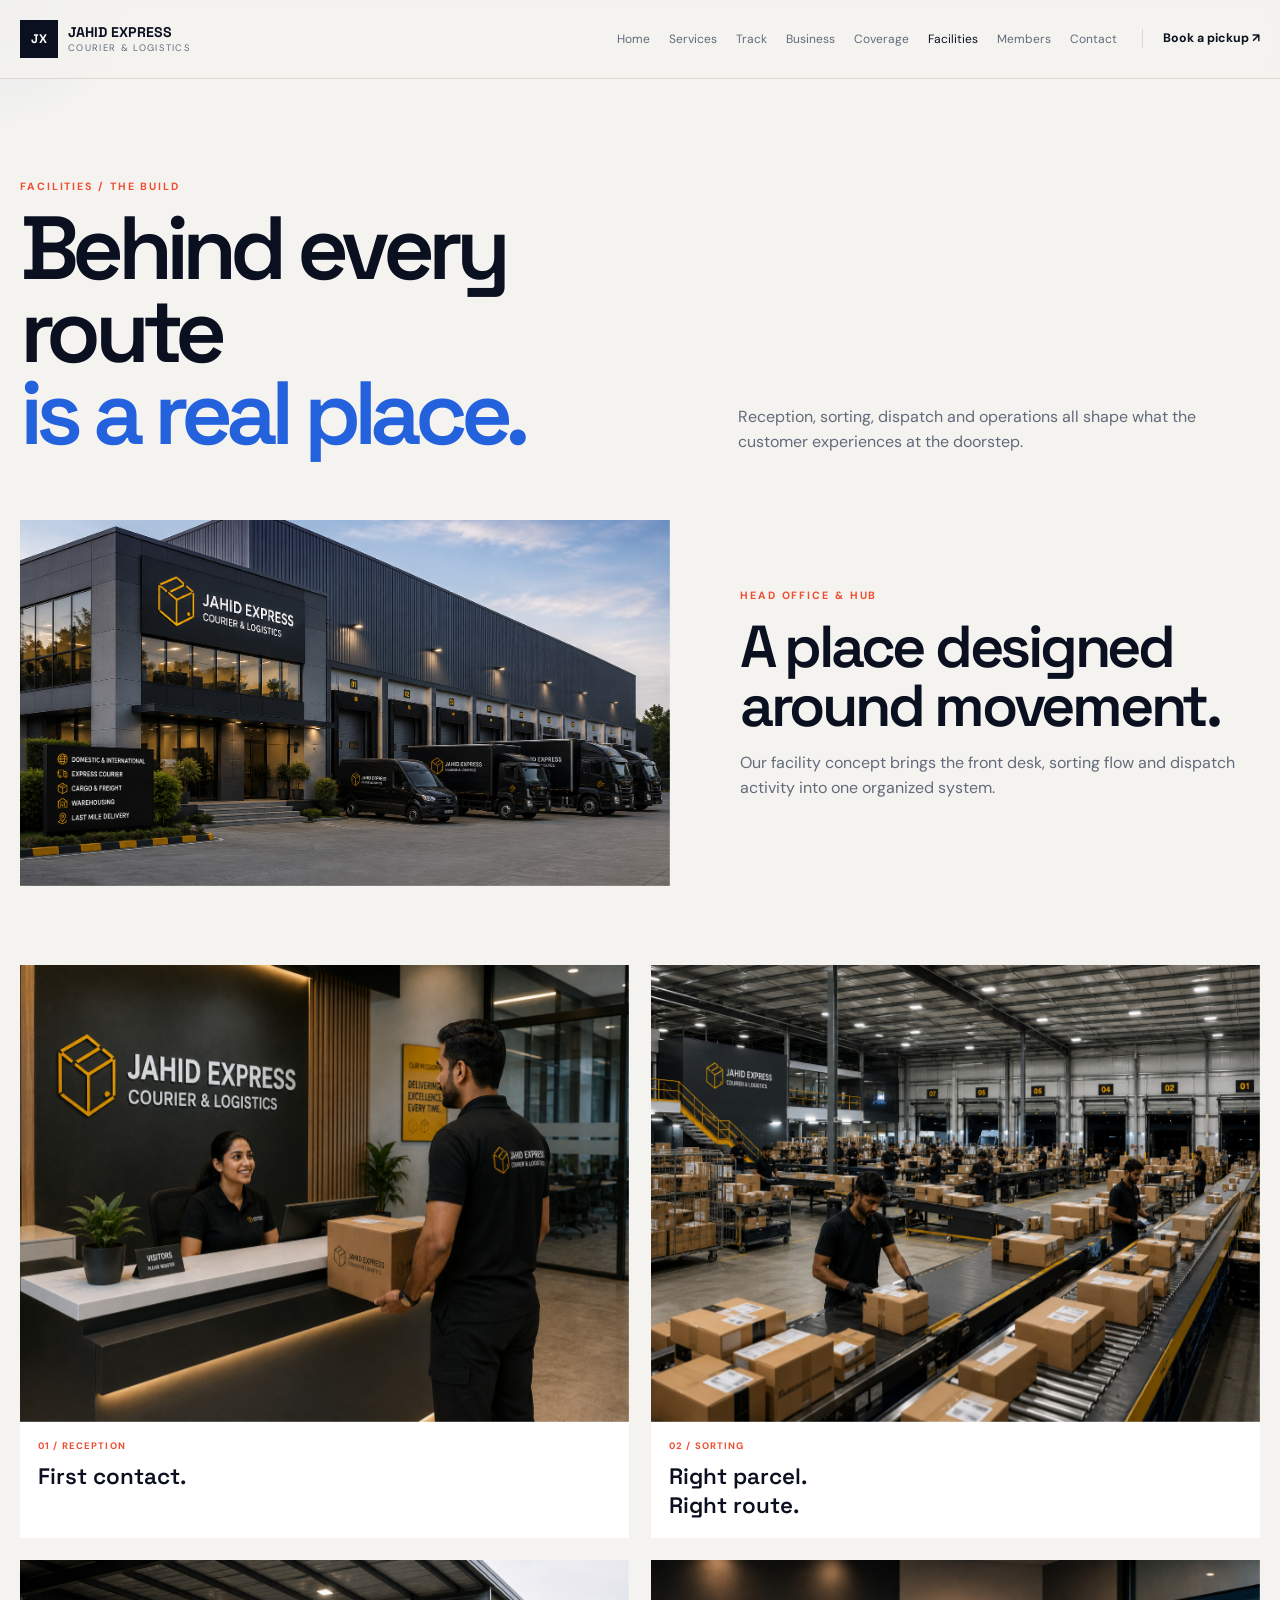
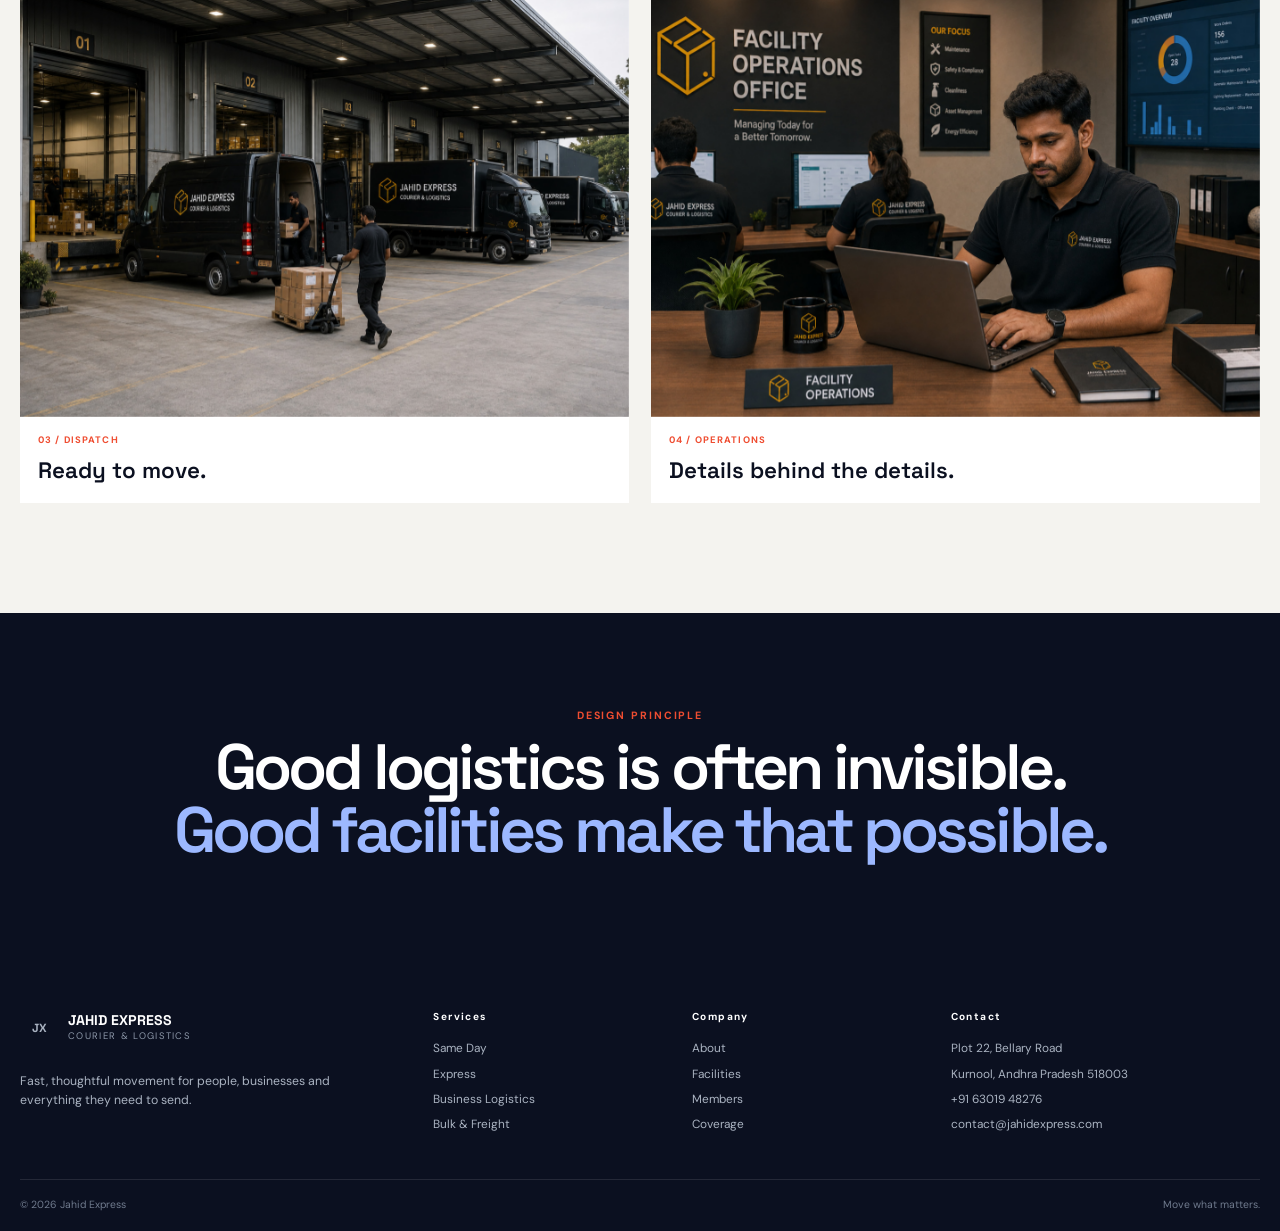
<file: html/facilities.html>
<!doctype html>
<html lang="en">
<head>
  <meta charset="utf-8">
  <meta name="viewport" content="width=device-width, initial-scale=1">
  <meta name="description" content="Jahid Express — modern courier and logistics services for people and businesses.">
  <title>Facilities | Jahid Express</title>
  <link rel="stylesheet" href="../Css/style.css">
</head>
<body class="">
<div id="pageLoader" class="page-loader">
  <div class="loader-logo">JX</div>
  <div class="loader-line"><span></span></div>
  <div class="loader-label">JAHID EXPRESS / LOADING ROUTE</div>
</div>

<div class="cursor-glow" id="cursorGlow"></div>

<header class="site-header" id="siteHeader">
  <div class="nav-shell">
    <a class="brand" href="index.html" aria-label="Jahid Express home">
      <span class="brand-mark">JX</span>
      <span class="brand-copy">
        <strong>JAHID EXPRESS</strong>
        <small>COURIER & LOGISTICS</small>
      </span>
    </a>

    <nav class="main-nav" id="mainNav" aria-label="Main navigation">
      <a href="index.html">Home</a>
      <a href="services.html">Services</a>
      <a href="tracking.html">Track</a>
      <a href="business.html">Business</a>
      <a href="coverage.html">Coverage</a>
      <a href="facilities.html">Facilities</a>
      <a href="members.html">Members</a>
      <a href="contact.html">Contact</a>
    </nav>

    <a class="nav-cta" href="contact.html">Book a pickup <span>↗</span></a>

    <button class="nav-toggle" id="navToggle" type="button" aria-controls="mainNav" aria-expanded="false">
      <span></span><span></span><span></span>
      <span class="sr-only">Open navigation</span>
    </button>
  </div>
</header>

<main>
<section class="page-hero">
  <div><p class="eyebrow">FACILITIES / THE BUILD</p><h1>Behind every route<br><em>is a real place.</em></h1></div>
  <p>Reception, sorting, dispatch and operations all shape what the customer experiences at the doorstep.</p>
</section>

<section class="facility-hero">
  <div>
    <figure class="photo-frame " style="--ratio:16/9" data-image="facility-building-exterior.jpg">
      <img src="../Image/facility-building-exterior.jpg" alt="Jahid Express building exterior" loading="lazy"
           onload="this.parentElement.classList.add('has-image')"
           onerror="this.style.display='none'">
      <figcaption class="image-placeholder">
        <span>IMAGE</span>
        <strong>facility-building-exterior.jpg</strong>
      </figcaption>
    </figure>
    </div>
  <div><p class="eyebrow">HEAD OFFICE & HUB</p><h2>A place designed around movement.</h2><p>Our facility concept brings the front desk, sorting flow and dispatch activity into one organized system.</p></div>
</section>

<section class="facility-grid">
  <article>
    <figure class="photo-frame " style="--ratio:4/3" data-image="facility-reception.jpg">
      <img src="../Image/facility-reception.jpg" alt="Jahid Express reception area" loading="lazy"
           onload="this.parentElement.classList.add('has-image')"
           onerror="this.style.display='none'">
      <figcaption class="image-placeholder">
        <span>IMAGE</span>
        <strong>facility-reception.jpg</strong>
      </figcaption>
    </figure>
    <span>01 / RECEPTION</span><h3>First contact.</h3></article>
  <article>
    <figure class="photo-frame " style="--ratio:4/3" data-image="facility-sorting-floor.jpg">
      <img src="../Image/facility-sorting-floor.jpg" alt="Jahid Express sorting floor" loading="lazy"
           onload="this.parentElement.classList.add('has-image')"
           onerror="this.style.display='none'">
      <figcaption class="image-placeholder">
        <span>IMAGE</span>
        <strong>facility-sorting-floor.jpg</strong>
      </figcaption>
    </figure>
    <span>02 / SORTING</span><h3>Right parcel.<br>Right route.</h3></article>
  <article>
    <figure class="photo-frame " style="--ratio:4/3" data-image="facility-dispatch-bay.jpg">
      <img src="../Image/facility-dispatch-bay.jpg" alt="Jahid Express dispatch bay" loading="lazy"
           onload="this.parentElement.classList.add('has-image')"
           onerror="this.style.display='none'">
      <figcaption class="image-placeholder">
        <span>IMAGE</span>
        <strong>facility-dispatch-bay.jpg</strong>
      </figcaption>
    </figure>
    <span>03 / DISPATCH</span><h3>Ready to move.</h3></article>
  <article>
    <figure class="photo-frame " style="--ratio:4/3" data-image="facility-operations-office.jpg">
      <img src="../Image/facility-operations-office.jpg" alt="Jahid Express operations office" loading="lazy"
           onload="this.parentElement.classList.add('has-image')"
           onerror="this.style.display='none'">
      <figcaption class="image-placeholder">
        <span>IMAGE</span>
        <strong>facility-operations-office.jpg</strong>
      </figcaption>
    </figure>
    <span>04 / OPERATIONS</span><h3>Details behind the details.</h3></article>
</section>

<section class="facility-manifesto">
  <p class="eyebrow">DESIGN PRINCIPLE</p>
  <h2>Good logistics is often invisible.<br><em>Good facilities make that possible.</em></h2>
</section>
</main>

<footer class="site-footer">
  <div class="footer-top">
    <div class="footer-brand">
      <a class="brand" href="index.html">
        <span class="brand-mark">JX</span>
        <span class="brand-copy">
          <strong>JAHID EXPRESS</strong>
          <small>COURIER & LOGISTICS</small>
        </span>
      </a>
      <p>Fast, thoughtful movement for people, businesses and everything they need to send.</p>
    </div>
    <div>
      <h3>Services</h3>
      <a href="services.html">Same Day</a>
      <a href="services.html">Express</a>
      <a href="services.html">Business Logistics</a>
      <a href="services.html">Bulk & Freight</a>
    </div>
    <div>
      <h3>Company</h3>
      <a href="about.html">About</a>
      <a href="facilities.html">Facilities</a>
      <a href="members.html">Members</a>
      <a href="coverage.html">Coverage</a>
    </div>
    <div>
      <h3>Contact</h3>
      <span>Plot 22, Bellary Road</span>
      <span>Kurnool, Andhra Pradesh 518003</span>
      <a href="tel:+916301948276">+91 63019 48276</a>
      <a href="mailto:contact@jahidexpress.com">contact@jahidexpress.com</a>
    </div>
  </div>
  <div class="footer-bottom">
    <span>© 2026 Jahid Express</span>
    <span>Move what matters.</span>
  </div>
</footer>

<script src="../Js/script.js"></script>
</body>
</html>
</file>
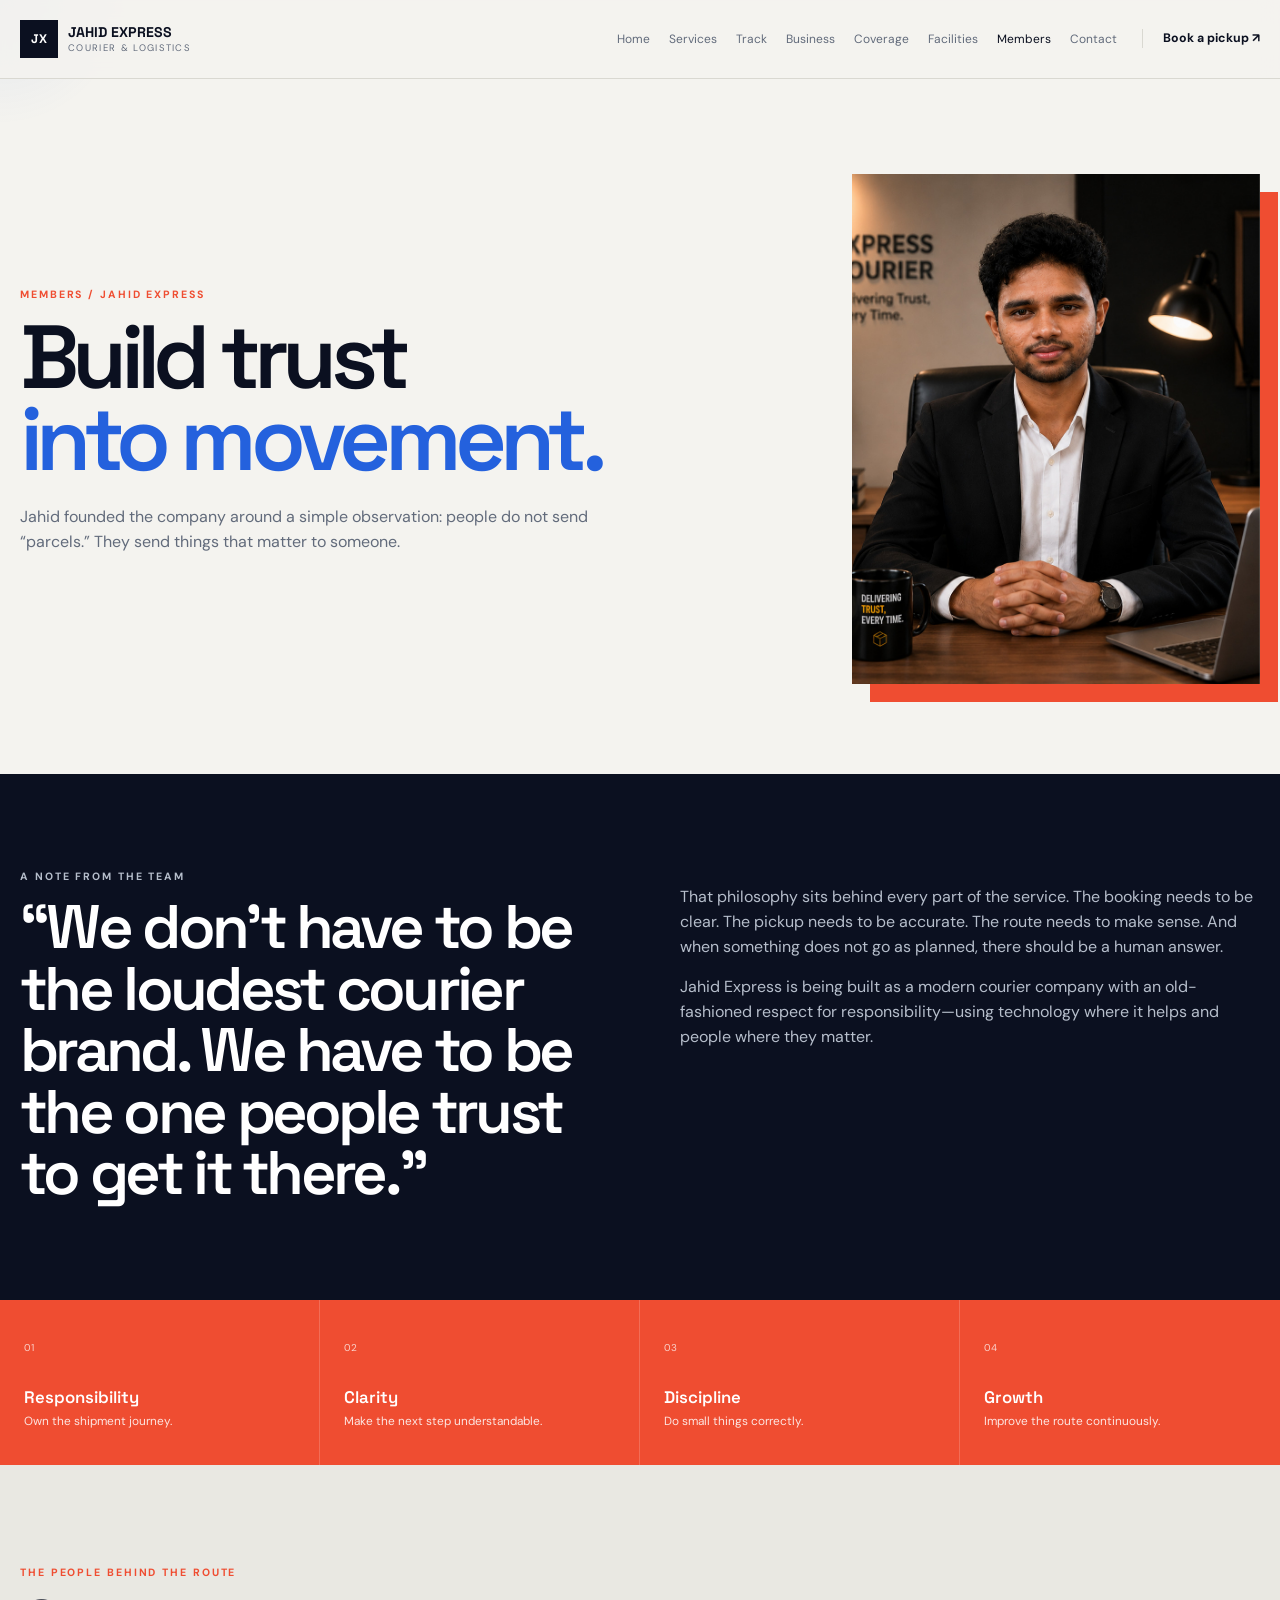
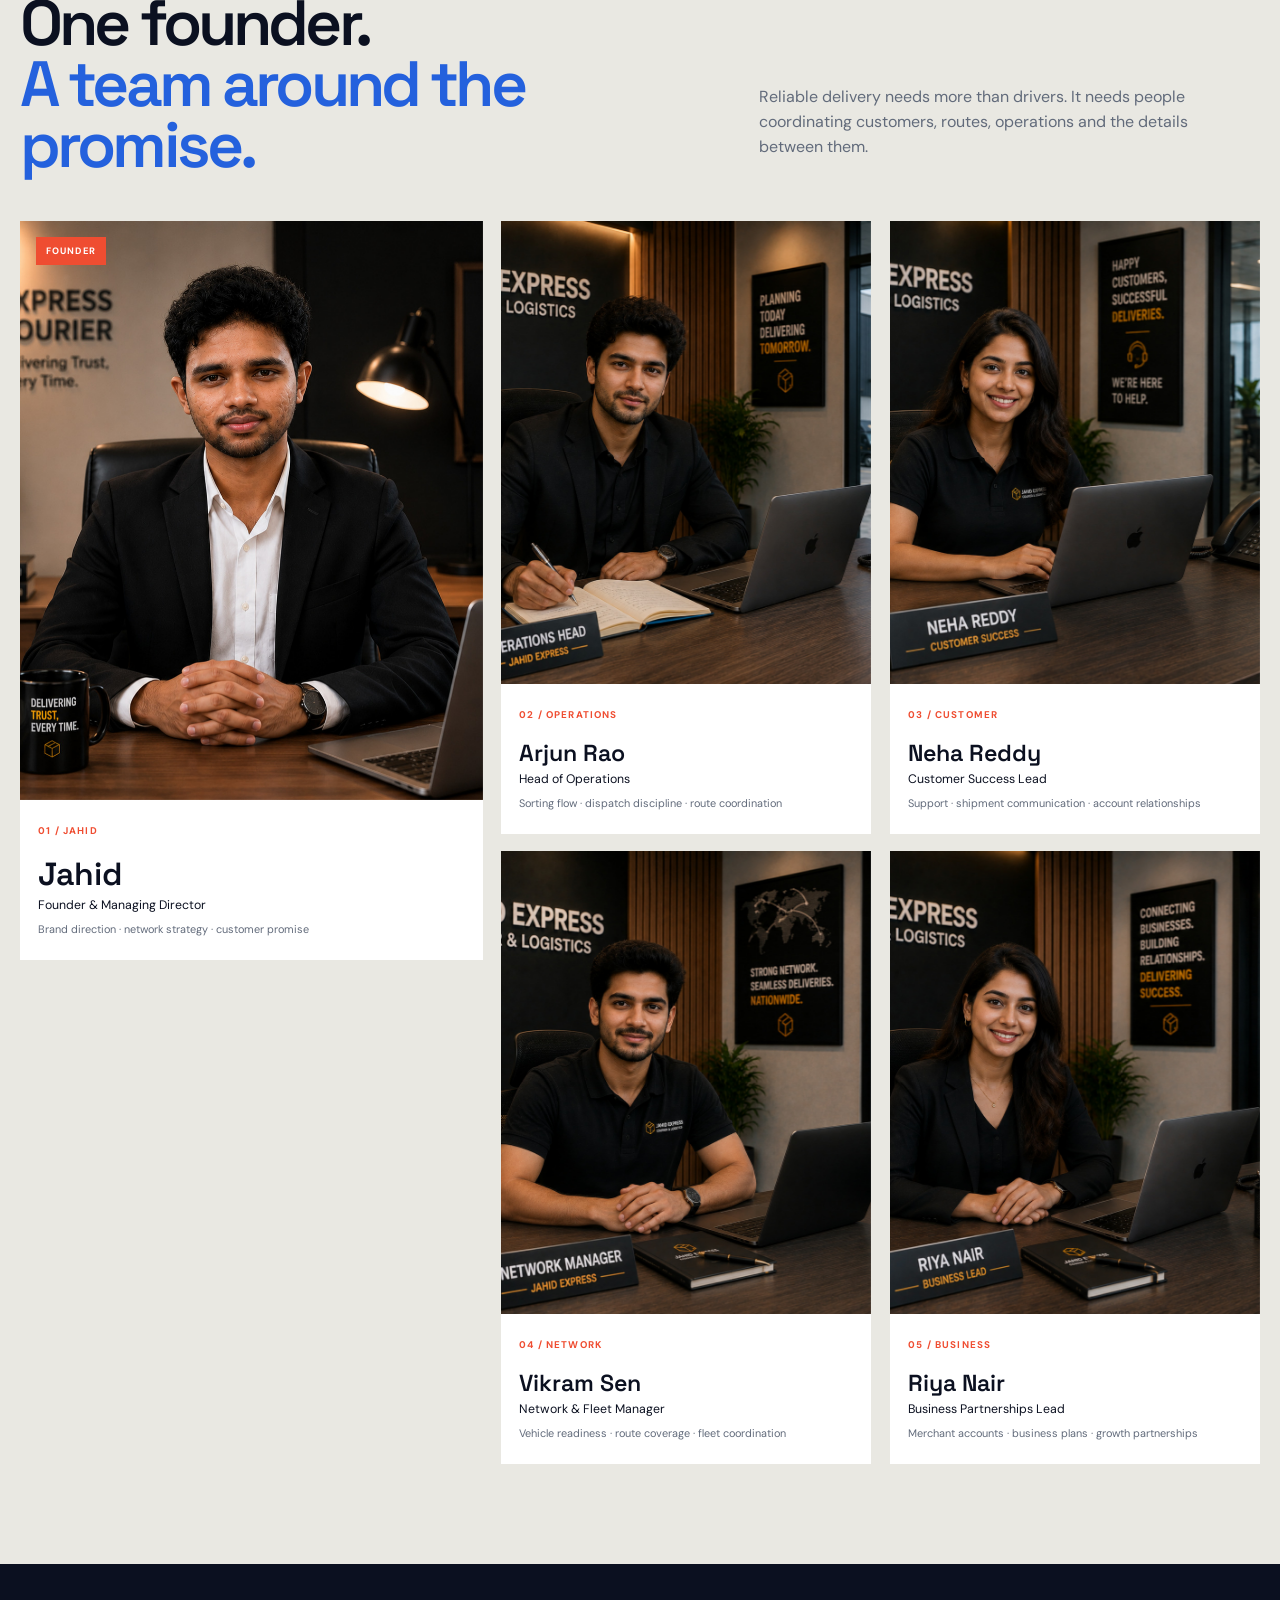
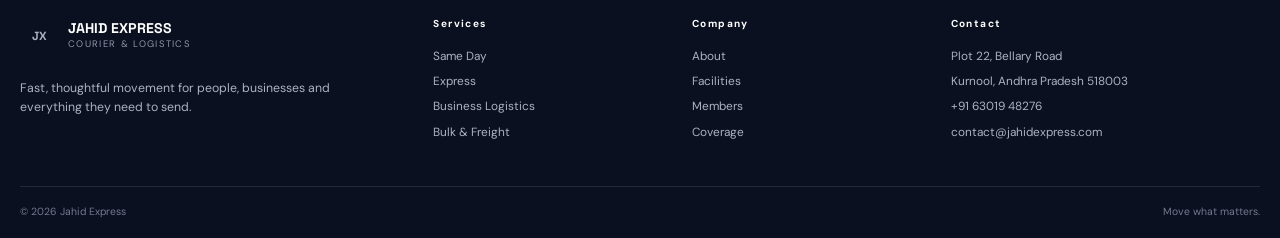
<file: html/members.html>
<!doctype html>
<html lang="en">
<head>
  <meta charset="utf-8">
  <meta name="viewport" content="width=device-width, initial-scale=1">
  <meta name="description" content="Jahid Express — modern courier and logistics services for people and businesses.">
  <title>Members | Jahid Express</title>
  <link rel="stylesheet" href="../Css/style.css">
</head>
<body class="">
<div id="pageLoader" class="page-loader">
  <div class="loader-logo">JX</div>
  <div class="loader-line"><span></span></div>
  <div class="loader-label">JAHID EXPRESS / LOADING ROUTE</div>
</div>

<div class="cursor-glow" id="cursorGlow"></div>

<header class="site-header" id="siteHeader">
  <div class="nav-shell">
    <a class="brand" href="index.html" aria-label="Jahid Express home">
      <span class="brand-mark">JX</span>
      <span class="brand-copy">
        <strong>JAHID EXPRESS</strong>
        <small>COURIER & LOGISTICS</small>
      </span>
    </a>

    <nav class="main-nav" id="mainNav" aria-label="Main navigation">
      <a href="index.html">Home</a>
      <a href="services.html">Services</a>
      <a href="tracking.html">Track</a>
      <a href="business.html">Business</a>
      <a href="coverage.html">Coverage</a>
      <a href="facilities.html">Facilities</a>
      <a href="members.html">Members</a>
      <a href="contact.html">Contact</a>
    </nav>

    <a class="nav-cta" href="contact.html">Book a pickup <span>↗</span></a>

    <button class="nav-toggle" id="navToggle" type="button" aria-controls="mainNav" aria-expanded="false">
      <span></span><span></span><span></span>
      <span class="sr-only">Open navigation</span>
    </button>
  </div>
</header>

<main>
<section class="founder-hero-page">
  <div class="founder-copy-main">
    <p class="eyebrow">MEMBERS / JAHID EXPRESS</p>
    <h1>Build trust<br><em>into movement.</em></h1>
    <p>Jahid founded the company around a simple observation: people do not send “parcels.” They send things that matter to someone.</p>
  </div>
  <div>
    <figure class="photo-frame founder-main-photo" style="--ratio:4/5" data-image="founder-portrait.jpg">
      <img src="../Image/founder-portrait.jpg" alt="Founder of Jahid Express" loading="lazy"
           onload="this.parentElement.classList.add('has-image')"
           onerror="this.style.display='none'">
      <figcaption class="image-placeholder">
        <span>IMAGE</span>
        <strong>founder-portrait.jpg</strong>
      </figcaption>
    </figure>
    </div>
</section>

<section class="founder-letter">
  <div><p class="eyebrow eyebrow-light">A NOTE FROM THE TEAM</p><blockquote>“We don't have to be the loudest courier brand. We have to be the one people trust to get it there.”</blockquote></div>
  <div><p>That philosophy sits behind every part of the service. The booking needs to be clear. The pickup needs to be accurate. The route needs to make sense. And when something does not go as planned, there should be a human answer.</p><p>Jahid Express is being built as a modern courier company with an old-fashioned respect for responsibility—using technology where it helps and people where they matter.</p></div>
</section>

<section class="founder-values">
  <div><span>01</span><strong>Responsibility</strong><p>Own the shipment journey.</p></div>
  <div><span>02</span><strong>Clarity</strong><p>Make the next step understandable.</p></div>
  <div><span>03</span><strong>Discipline</strong><p>Do small things correctly.</p></div>
  <div><span>04</span><strong>Growth</strong><p>Improve the route continuously.</p></div>
</section>

<section class="members-team">
  <div class="members-team-head">
    <div>
      <p class="eyebrow">THE PEOPLE BEHIND THE ROUTE</p>
      <h2>One founder.<br><em>A team around the promise.</em></h2>
    </div>
    <p>Reliable delivery needs more than drivers. It needs people coordinating customers, routes, operations and the details between them.</p>
  </div>

  <div class="team-grid">
    <article class="team-card team-founder">
      <div class="team-card-image">
        <figure class="photo-frame" style="--ratio:4/5">
          <img src="../Image/founder-portrait.jpg" alt="Founder of Jahid Express" loading="lazy"
               onload="this.parentElement.classList.add('has-image')" onerror="this.style.display='none'">
          <figcaption class="image-placeholder"><span>IMAGE</span><strong>founder-portrait.jpg</strong></figcaption>
        </figure>
        <div class="team-badge">FOUNDER</div>
      </div>
      <div class="team-card-copy"><span>01 / JAHID</span><h3>Jahid</h3><p>Founder & Managing Director</p><small>Brand direction · network strategy · customer promise</small></div>
    </article>

    <article class="team-card">
      <div class="team-card-image">
        <figure class="photo-frame" style="--ratio:4/5">
          <img src="../Image/member-operations-head.jpg" alt="Operations head of Jahid Express" loading="lazy"
               onload="this.parentElement.classList.add('has-image')" onerror="this.style.display='none'">
          <figcaption class="image-placeholder"><span>IMAGE</span><strong>member-operations-head.jpg</strong></figcaption>
        </figure>
      </div>
      <div class="team-card-copy"><span>02 / OPERATIONS</span><h3>Arjun Rao</h3><p>Head of Operations</p><small>Sorting flow · dispatch discipline · route coordination</small></div>
    </article>

    <article class="team-card">
      <div class="team-card-image">
        <figure class="photo-frame" style="--ratio:4/5">
          <img src="../Image/member-customer-success.jpg" alt="Customer success lead of Jahid Express" loading="lazy"
               onload="this.parentElement.classList.add('has-image')" onerror="this.style.display='none'">
          <figcaption class="image-placeholder"><span>IMAGE</span><strong>member-customer-success.jpg</strong></figcaption>
        </figure>
      </div>
      <div class="team-card-copy"><span>03 / CUSTOMER</span><h3>Neha Reddy</h3><p>Customer Success Lead</p><small>Support · shipment communication · account relationships</small></div>
    </article>

    <article class="team-card">
      <div class="team-card-image">
        <figure class="photo-frame" style="--ratio:4/5">
          <img src="../Image/member-network-manager.jpg" alt="Network manager of Jahid Express" loading="lazy"
               onload="this.parentElement.classList.add('has-image')" onerror="this.style.display='none'">
          <figcaption class="image-placeholder"><span>IMAGE</span><strong>member-network-manager.jpg</strong></figcaption>
        </figure>
      </div>
      <div class="team-card-copy"><span>04 / NETWORK</span><h3>Vikram Sen</h3><p>Network & Fleet Manager</p><small>Vehicle readiness · route coverage · fleet coordination</small></div>
    </article>

    <article class="team-card">
      <div class="team-card-image">
        <figure class="photo-frame" style="--ratio:4/5">
          <img src="../Image/member-business-lead.jpg" alt="Business partnerships lead of Jahid Express" loading="lazy"
               onload="this.parentElement.classList.add('has-image')" onerror="this.style.display='none'">
          <figcaption class="image-placeholder"><span>IMAGE</span><strong>member-business-lead.jpg</strong></figcaption>
        </figure>
      </div>
      <div class="team-card-copy"><span>05 / BUSINESS</span><h3>Riya Nair</h3><p>Business Partnerships Lead</p><small>Merchant accounts · business plans · growth partnerships</small></div>
    </article>
  </div>
</section>
</main>

<footer class="site-footer">
  <div class="footer-top">
    <div class="footer-brand">
      <a class="brand" href="index.html">
        <span class="brand-mark">JX</span>
        <span class="brand-copy">
          <strong>JAHID EXPRESS</strong>
          <small>COURIER & LOGISTICS</small>
        </span>
      </a>
      <p>Fast, thoughtful movement for people, businesses and everything they need to send.</p>
    </div>
    <div>
      <h3>Services</h3>
      <a href="services.html">Same Day</a>
      <a href="services.html">Express</a>
      <a href="services.html">Business Logistics</a>
      <a href="services.html">Bulk & Freight</a>
    </div>
    <div>
      <h3>Company</h3>
      <a href="about.html">About</a>
      <a href="facilities.html">Facilities</a>
      <a href="members.html">Members</a>
      <a href="coverage.html">Coverage</a>
    </div>
    <div>
      <h3>Contact</h3>
      <span>Plot 22, Bellary Road</span>
      <span>Kurnool, Andhra Pradesh 518003</span>
      <a href="tel:+916301948276">+91 63019 48276</a>
      <a href="mailto:contact@jahidexpress.com">contact@jahidexpress.com</a>
    </div>
  </div>
  <div class="footer-bottom">
    <span>© 2026 Jahid Express</span>
    <span>Move what matters.</span>
  </div>
</footer>

<script src="../Js/script.js"></script>
</body>
</html>
</file>
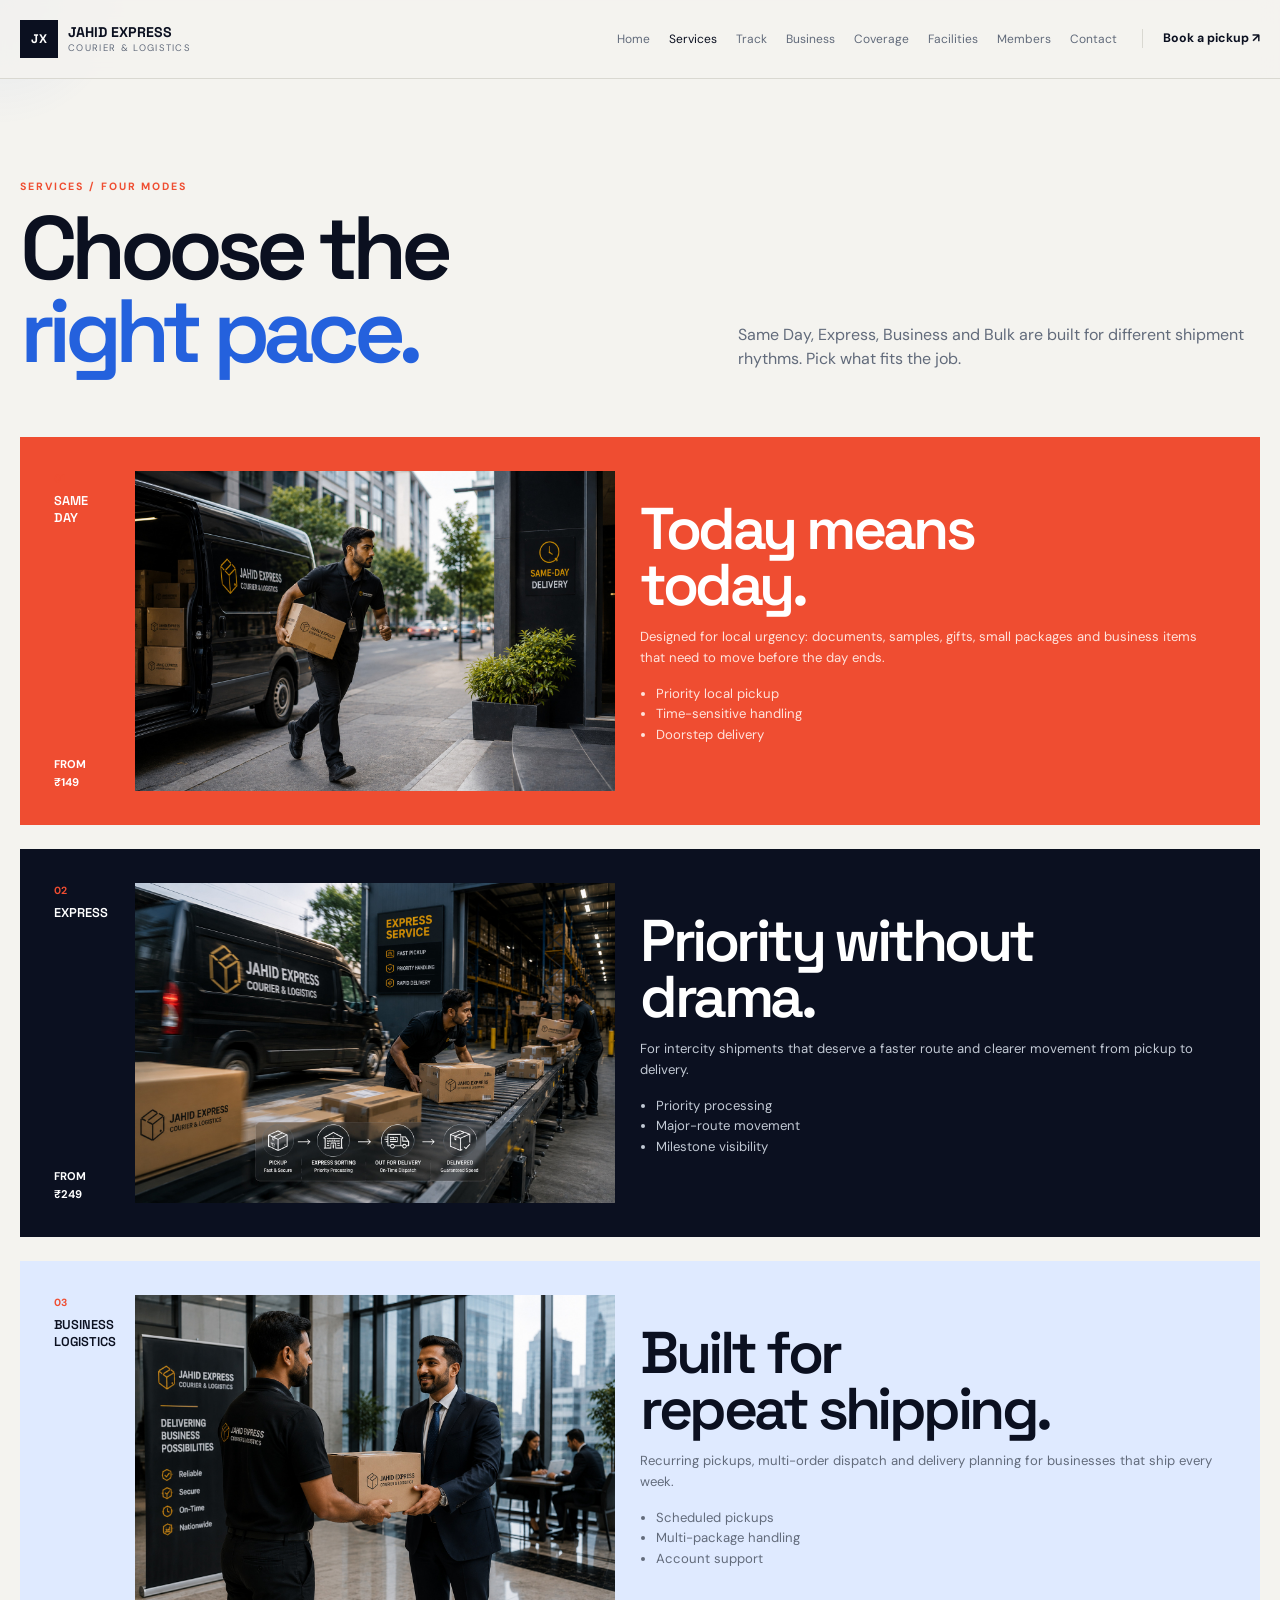
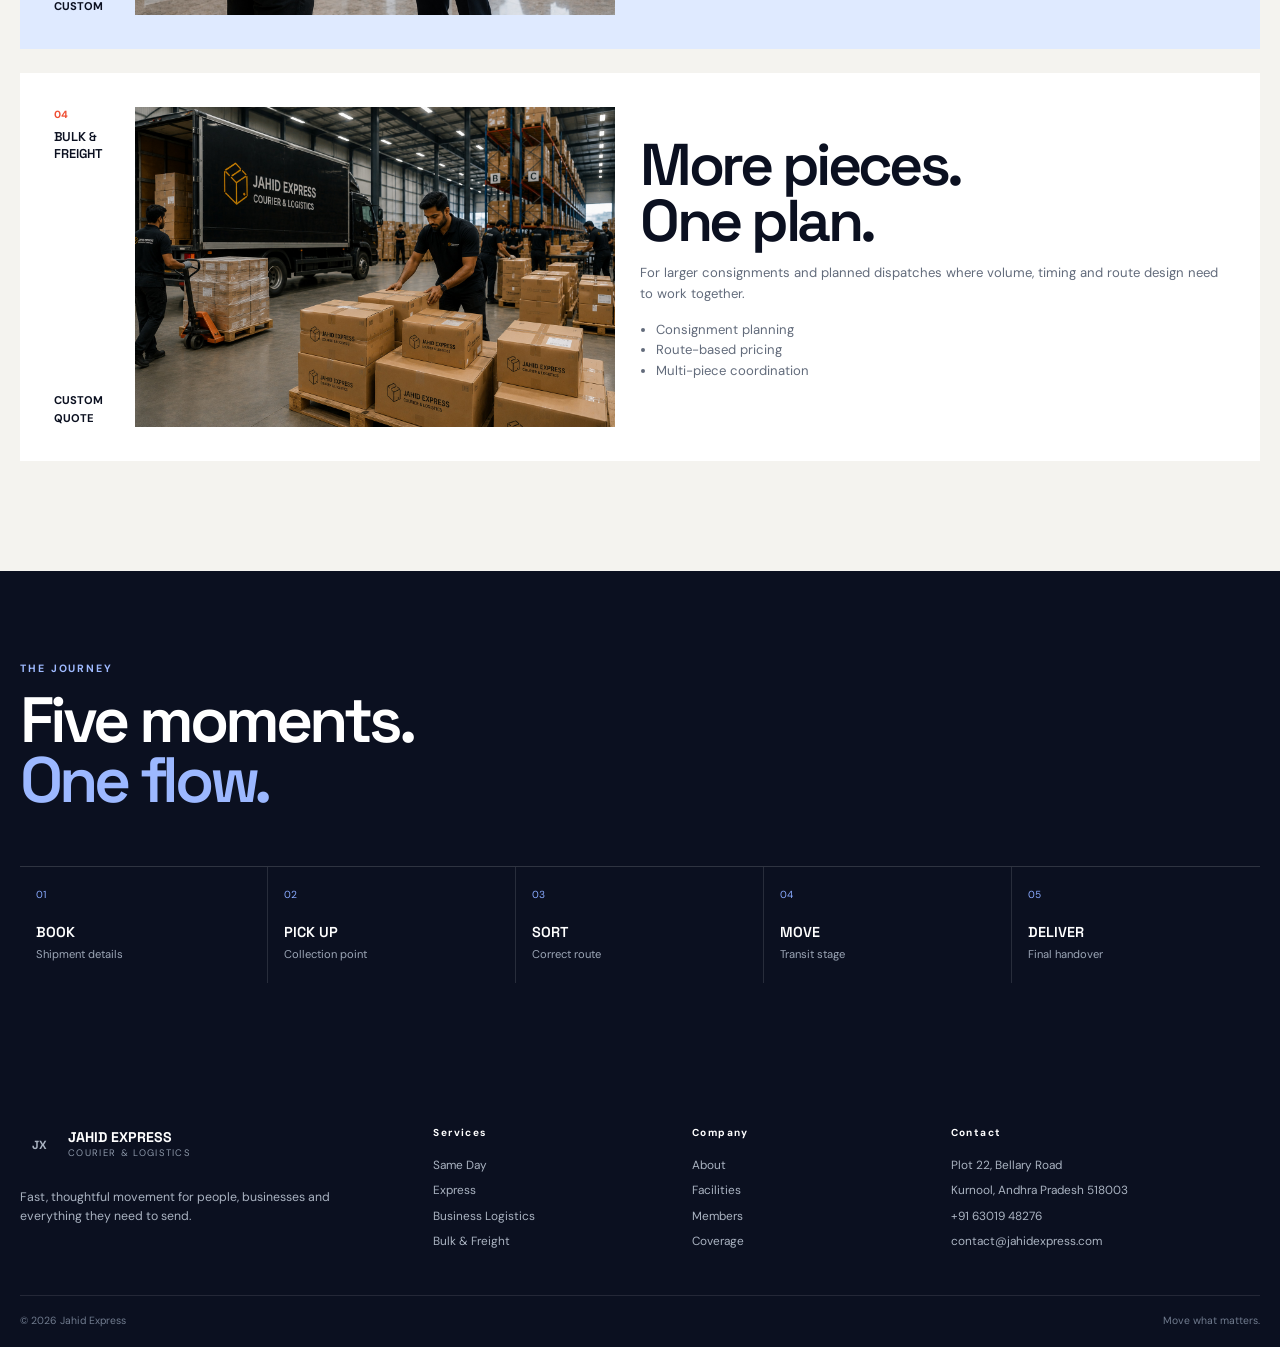
<file: html/services.html>
<!doctype html>
<html lang="en">
<head>
  <meta charset="utf-8">
  <meta name="viewport" content="width=device-width, initial-scale=1">
  <meta name="description" content="Jahid Express — modern courier and logistics services for people and businesses.">
  <title>Services | Jahid Express</title>
  <link rel="stylesheet" href="../Css/style.css">
</head>
<body class="">
<div id="pageLoader" class="page-loader">
  <div class="loader-logo">JX</div>
  <div class="loader-line"><span></span></div>
  <div class="loader-label">JAHID EXPRESS / LOADING ROUTE</div>
</div>

<div class="cursor-glow" id="cursorGlow"></div>

<header class="site-header" id="siteHeader">
  <div class="nav-shell">
    <a class="brand" href="index.html" aria-label="Jahid Express home">
      <span class="brand-mark">JX</span>
      <span class="brand-copy">
        <strong>JAHID EXPRESS</strong>
        <small>COURIER & LOGISTICS</small>
      </span>
    </a>

    <nav class="main-nav" id="mainNav" aria-label="Main navigation">
      <a href="index.html">Home</a>
      <a href="services.html">Services</a>
      <a href="tracking.html">Track</a>
      <a href="business.html">Business</a>
      <a href="coverage.html">Coverage</a>
      <a href="facilities.html">Facilities</a>
      <a href="members.html">Members</a>
      <a href="contact.html">Contact</a>
    </nav>

    <a class="nav-cta" href="contact.html">Book a pickup <span>↗</span></a>

    <button class="nav-toggle" id="navToggle" type="button" aria-controls="mainNav" aria-expanded="false">
      <span></span><span></span><span></span>
      <span class="sr-only">Open navigation</span>
    </button>
  </div>
</header>

<main>
<section class="page-hero">
  <div><p class="eyebrow">SERVICES / FOUR MODES</p><h1>Choose the<br><em>right pace.</em></h1></div>
  <p>Same Day, Express, Business and Bulk are built for different shipment rhythms. Pick what fits the job.</p>
</section>

<section class="service-cards">
  <article id="same-day" class="service-full service-full-red">
    <div class="service-full-head"><span>01</span><p>SAME DAY</p><b>FROM ₹149</b></div>

    <figure class="photo-frame " style="--ratio:3/2" data-image="service-same-day.jpg">
      <img src="../Image/service-same-day.jpg" alt="Same day courier pickup" loading="lazy"
           onload="this.parentElement.classList.add('has-image')"
           onerror="this.style.display='none'">
      <figcaption class="image-placeholder">
        <span>IMAGE</span>
        <strong>service-same-day.jpg</strong>
      </figcaption>
    </figure>

    <div class="service-full-copy"><h2>Today means<br><em>today.</em></h2><p>Designed for local urgency: documents, samples, gifts, small packages and business items that need to move before the day ends.</p><ul><li>Priority local pickup</li><li>Time-sensitive handling</li><li>Doorstep delivery</li></ul></div>
  </article>

  <article id="express" class="service-full service-full-dark">
    <div class="service-full-head"><span>02</span><p>EXPRESS</p><b>FROM ₹249</b></div>

    <figure class="photo-frame " style="--ratio:3/2" data-image="service-express.jpg">
      <img src="../Image/service-express.jpg" alt="Express courier parcel ready for dispatch" loading="lazy"
           onload="this.parentElement.classList.add('has-image')"
           onerror="this.style.display='none'">
      <figcaption class="image-placeholder">
        <span>IMAGE</span>
        <strong>service-express.jpg</strong>
      </figcaption>
    </figure>

    <div class="service-full-copy"><h2>Priority without<br><em>drama.</em></h2><p>For intercity shipments that deserve a faster route and clearer movement from pickup to delivery.</p><ul><li>Priority processing</li><li>Major-route movement</li><li>Milestone visibility</li></ul></div>
  </article>

  <article id="business" class="service-full service-full-blue">
    <div class="service-full-head"><span>03</span><p>BUSINESS LOGISTICS</p><b>CUSTOM</b></div>

    <figure class="photo-frame " style="--ratio:3/2" data-image="service-business.jpg">
      <img src="../Image/service-business.jpg" alt="Business courier collection" loading="lazy"
           onload="this.parentElement.classList.add('has-image')"
           onerror="this.style.display='none'">
      <figcaption class="image-placeholder">
        <span>IMAGE</span>
        <strong>service-business.jpg</strong>
      </figcaption>
    </figure>

    <div class="service-full-copy"><h2>Built for<br><em>repeat shipping.</em></h2><p>Recurring pickups, multi-order dispatch and delivery planning for businesses that ship every week.</p><ul><li>Scheduled pickups</li><li>Multi-package handling</li><li>Account support</li></ul></div>
  </article>

  <article id="bulk" class="service-full service-full-paper">
    <div class="service-full-head"><span>04</span><p>BULK & FREIGHT</p><b>CUSTOM QUOTE</b></div>

    <figure class="photo-frame " style="--ratio:3/2" data-image="service-bulk.jpg">
      <img src="../Image/service-bulk.jpg" alt="Bulk courier consignment" loading="lazy"
           onload="this.parentElement.classList.add('has-image')"
           onerror="this.style.display='none'">
      <figcaption class="image-placeholder">
        <span>IMAGE</span>
        <strong>service-bulk.jpg</strong>
      </figcaption>
    </figure>

    <div class="service-full-copy"><h2>More pieces.<br><em>One plan.</em></h2><p>For larger consignments and planned dispatches where volume, timing and route design need to work together.</p><ul><li>Consignment planning</li><li>Route-based pricing</li><li>Multi-piece coordination</li></ul></div>
  </article>
</section>

<section class="process-stage">
  <div class="process-intro"><p class="eyebrow eyebrow-light">THE JOURNEY</p><h2>Five moments.<br><em>One flow.</em></h2></div>
  <div class="process-steps">
    <div><span>01</span><strong>BOOK</strong><small>Shipment details</small></div>
    <div><span>02</span><strong>PICK UP</strong><small>Collection point</small></div>
    <div><span>03</span><strong>SORT</strong><small>Correct route</small></div>
    <div><span>04</span><strong>MOVE</strong><small>Transit stage</small></div>
    <div><span>05</span><strong>DELIVER</strong><small>Final handover</small></div>
  </div>
</section>
</main>

<footer class="site-footer">
  <div class="footer-top">
    <div class="footer-brand">
      <a class="brand" href="index.html">
        <span class="brand-mark">JX</span>
        <span class="brand-copy">
          <strong>JAHID EXPRESS</strong>
          <small>COURIER & LOGISTICS</small>
        </span>
      </a>
      <p>Fast, thoughtful movement for people, businesses and everything they need to send.</p>
    </div>
    <div>
      <h3>Services</h3>
      <a href="services.html">Same Day</a>
      <a href="services.html">Express</a>
      <a href="services.html">Business Logistics</a>
      <a href="services.html">Bulk & Freight</a>
    </div>
    <div>
      <h3>Company</h3>
      <a href="about.html">About</a>
      <a href="facilities.html">Facilities</a>
      <a href="members.html">Members</a>
      <a href="coverage.html">Coverage</a>
    </div>
    <div>
      <h3>Contact</h3>
      <span>Plot 22, Bellary Road</span>
      <span>Kurnool, Andhra Pradesh 518003</span>
      <a href="tel:+916301948276">+91 63019 48276</a>
      <a href="mailto:contact@jahidexpress.com">contact@jahidexpress.com</a>
    </div>
  </div>
  <div class="footer-bottom">
    <span>© 2026 Jahid Express</span>
    <span>Move what matters.</span>
  </div>
</footer>

<script src="../Js/script.js"></script>
</body>
</html>
</file>
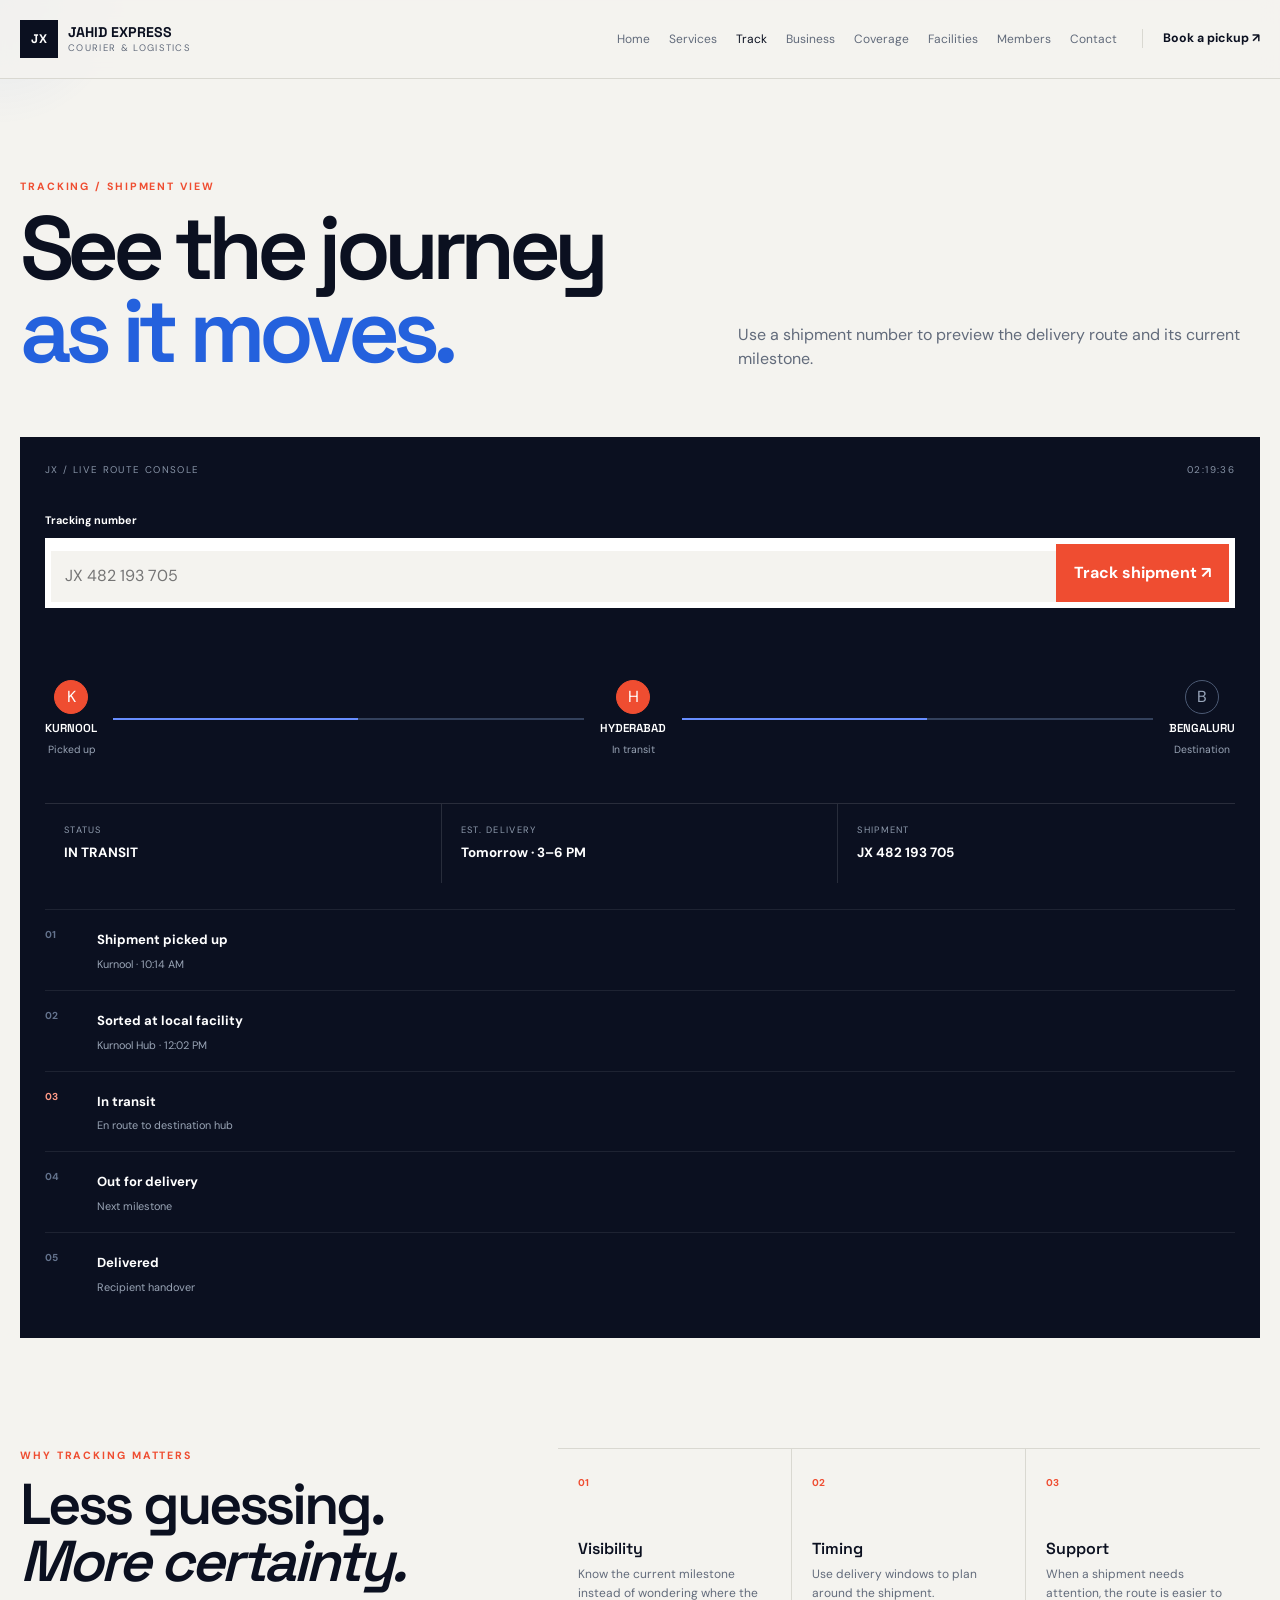
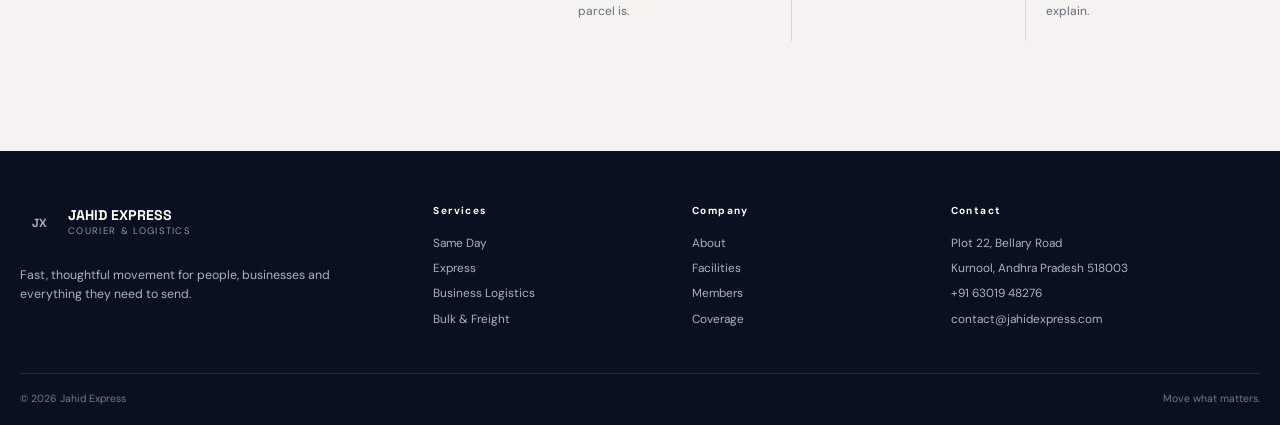
<file: html/tracking.html>
<!doctype html>
<html lang="en">
<head>
  <meta charset="utf-8">
  <meta name="viewport" content="width=device-width, initial-scale=1">
  <meta name="description" content="Jahid Express — modern courier and logistics services for people and businesses.">
  <title>Tracking | Jahid Express</title>
  <link rel="stylesheet" href="../Css/style.css">
</head>
<body class="">
<div id="pageLoader" class="page-loader">
  <div class="loader-logo">JX</div>
  <div class="loader-line"><span></span></div>
  <div class="loader-label">JAHID EXPRESS / LOADING ROUTE</div>
</div>

<div class="cursor-glow" id="cursorGlow"></div>

<header class="site-header" id="siteHeader">
  <div class="nav-shell">
    <a class="brand" href="index.html" aria-label="Jahid Express home">
      <span class="brand-mark">JX</span>
      <span class="brand-copy">
        <strong>JAHID EXPRESS</strong>
        <small>COURIER & LOGISTICS</small>
      </span>
    </a>

    <nav class="main-nav" id="mainNav" aria-label="Main navigation">
      <a href="index.html">Home</a>
      <a href="services.html">Services</a>
      <a href="tracking.html">Track</a>
      <a href="business.html">Business</a>
      <a href="coverage.html">Coverage</a>
      <a href="facilities.html">Facilities</a>
      <a href="members.html">Members</a>
      <a href="contact.html">Contact</a>
    </nav>

    <a class="nav-cta" href="contact.html">Book a pickup <span>↗</span></a>

    <button class="nav-toggle" id="navToggle" type="button" aria-controls="mainNav" aria-expanded="false">
      <span></span><span></span><span></span>
      <span class="sr-only">Open navigation</span>
    </button>
  </div>
</header>

<main>
<section class="page-hero track-page">
  <div><p class="eyebrow">TRACKING / SHIPMENT VIEW</p><h1>See the journey<br><em>as it moves.</em></h1></div>
  <p>Use a shipment number to preview the delivery route and its current milestone.</p>
</section>

<section class="tracking-console">
  <div class="console-head"><span>JX / LIVE ROUTE CONSOLE</span><span id="consoleClock">00:00:00</span></div>
  <form id="trackingForm" class="console-form">
    <label for="trackingNumber">Tracking number</label>
    <div><input id="trackingNumber" type="text" placeholder="JX 482 193 705" required><button type="submit">Track shipment <span>↗</span></button></div>
    <small id="trackingError"></small>
  </form>

  <div class="route-display" id="routeDisplay">
    <div class="route-map-line">
      <div class="route-city active"><span>K</span><strong>Kurnool</strong><small>Picked up</small></div>
      <div class="route-bar"><i></i></div>
      <div class="route-city active"><span>H</span><strong>Hyderabad</strong><small>In transit</small></div>
      <div class="route-bar"><i></i></div>
      <div class="route-city"><span>B</span><strong>Bengaluru</strong><small>Destination</small></div>
    </div>

    <div class="tracking-result-grid">
      <div><span>STATUS</span><strong>IN TRANSIT</strong></div>
      <div><span>EST. DELIVERY</span><strong>Tomorrow · 3–6 PM</strong></div>
      <div><span>SHIPMENT</span><strong id="trackingIdOutput">JX 482 193 705</strong></div>
    </div>

    <div class="tracking-timeline">
      <div class="timeline-item done"><b>01</b><div><strong>Shipment picked up</strong><small>Kurnool · 10:14 AM</small></div></div>
      <div class="timeline-item done"><b>02</b><div><strong>Sorted at local facility</strong><small>Kurnool Hub · 12:02 PM</small></div></div>
      <div class="timeline-item current"><b>03</b><div><strong>In transit</strong><small>En route to destination hub</small></div></div>
      <div class="timeline-item"><b>04</b><div><strong>Out for delivery</strong><small>Next milestone</small></div></div>
      <div class="timeline-item"><b>05</b><div><strong>Delivered</strong><small>Recipient handover</small></div></div>
    </div>
  </div>
</section>

<section class="tracking-benefits section-shell">
  <div><p class="eyebrow">WHY TRACKING MATTERS</p><h2>Less guessing.<br><em>More certainty.</em></h2></div>
  <div class="benefit-grid">
    <article><span>01</span><h3>Visibility</h3><p>Know the current milestone instead of wondering where the parcel is.</p></article>
    <article><span>02</span><h3>Timing</h3><p>Use delivery windows to plan around the shipment.</p></article>
    <article><span>03</span><h3>Support</h3><p>When a shipment needs attention, the route is easier to explain.</p></article>
  </div>
</section>
</main>

<footer class="site-footer">
  <div class="footer-top">
    <div class="footer-brand">
      <a class="brand" href="index.html">
        <span class="brand-mark">JX</span>
        <span class="brand-copy">
          <strong>JAHID EXPRESS</strong>
          <small>COURIER & LOGISTICS</small>
        </span>
      </a>
      <p>Fast, thoughtful movement for people, businesses and everything they need to send.</p>
    </div>
    <div>
      <h3>Services</h3>
      <a href="services.html">Same Day</a>
      <a href="services.html">Express</a>
      <a href="services.html">Business Logistics</a>
      <a href="services.html">Bulk & Freight</a>
    </div>
    <div>
      <h3>Company</h3>
      <a href="about.html">About</a>
      <a href="facilities.html">Facilities</a>
      <a href="members.html">Members</a>
      <a href="coverage.html">Coverage</a>
    </div>
    <div>
      <h3>Contact</h3>
      <span>Plot 22, Bellary Road</span>
      <span>Kurnool, Andhra Pradesh 518003</span>
      <a href="tel:+916301948276">+91 63019 48276</a>
      <a href="mailto:contact@jahidexpress.com">contact@jahidexpress.com</a>
    </div>
  </div>
  <div class="footer-bottom">
    <span>© 2026 Jahid Express</span>
    <span>Move what matters.</span>
  </div>
</footer>

<script src="../Js/script.js"></script>
</body>
</html>
</file>
<file: Css/style.css>
@import url('https://fonts.googleapis.com/css2?family=DM+Sans:wght@400;500;600;700&family=Space+Grotesk:wght@500;600;700&display=swap');

:root{
  --ink:#0b1020;
  --ink-2:#151c2f;
  --blue:#2461dd;
  --blue-soft:#dfeaff;
  --red:#ef4d31;
  --red-dark:#c93925;
  --paper:#f4f3ef;
  --paper-2:#e9e8e2;
  --line:#d9d8d1;
  --muted:#626b7b;
  --white:#fff;
  --max:1240px;
  --sans:'DM Sans',Arial,sans-serif;
  --display:'Space Grotesk',Arial,sans-serif;
}

*{box-sizing:border-box}
html{scroll-behavior:smooth}
body{margin:0;background:var(--paper);color:var(--ink);font-family:var(--sans);line-height:1.55;overflow-x:hidden}
body.is-locked{overflow:hidden}
a{color:inherit;text-decoration:none}
button,input,select,textarea{font:inherit}
img{display:block;max-width:100%}
.sr-only{position:absolute;width:1px;height:1px;overflow:hidden;clip:rect(0,0,0,0)}

.page-loader{position:fixed;inset:0;z-index:100;background:var(--ink);color:var(--white);display:grid;place-items:center;align-content:center;gap:16px;transition:opacity .7s,visibility .7s}
.page-loader.loaded{opacity:0;visibility:hidden}
.loader-logo{width:70px;height:70px;display:grid;place-items:center;background:var(--red);font:700 1.1rem var(--display)}
.loader-line{width:180px;height:2px;background:#2c3851;overflow:hidden}.loader-line span{display:block;height:100%;width:45%;background:var(--white);animation:loaderLine 1.15s ease-in-out infinite}
.loader-label{font-size:.6rem;letter-spacing:.18em;color:#8e99aa}
@keyframes loaderLine{0%{transform:translateX(-120%)}100%{transform:translateX(420%)}}

.cursor-glow{position:fixed;z-index:2;width:260px;height:260px;pointer-events:none;border-radius:50%;background:radial-gradient(circle,rgba(36,97,221,.08),transparent 68%);transform:translate(-50%,-50%)}
.site-header{position:sticky;top:0;z-index:40;background:rgba(244,243,239,.86);backdrop-filter:blur(12px);border-bottom:1px solid var(--line)}
.nav-shell{width:min(var(--max),calc(100% - 40px));margin:auto;min-height:78px;display:flex;align-items:center;gap:25px}
.brand{display:flex;align-items:center;gap:10px;min-width:max-content}.brand-mark{width:38px;height:38px;background:var(--ink);color:var(--white);display:grid;place-items:center;font:700 .78rem var(--display)}.brand-copy strong{display:block;font:700 .88rem var(--display)}.brand-copy small{display:block;color:var(--muted);font-size:.59rem;letter-spacing:.14em}
.main-nav{margin-left:auto;display:flex;gap:19px}.main-nav a{font-size:.75rem;color:var(--muted);transition:.2s}.main-nav a:hover,.main-nav a.active{color:var(--ink)}
.nav-cta{padding-left:20px;border-left:1px solid var(--line);font-size:.77rem;font-weight:700;white-space:nowrap}
.nav-toggle{display:none;margin-left:auto;border:0;background:transparent;padding:7px}.nav-toggle span:not(.sr-only){display:block;width:24px;height:2px;background:var(--ink);margin:5px 0}

.button{display:inline-flex;align-items:center;justify-content:center;gap:11px;padding:15px 21px;font-size:.8rem;font-weight:700;border:1px solid transparent;transition:.2s ease}.button:hover{transform:translateY(-1px)}
.button-red{background:var(--red);color:var(--white)}.button-red:hover{background:var(--red-dark)}
.button-white{background:var(--white);color:var(--ink)}
.button-light-outline{color:var(--white);border-color:rgba(255,255,255,.3)}.button-light-outline:hover{background:rgba(255,255,255,.12)}
.button-full{width:100%}.text-link{font-size:.78rem;font-weight:700}.text-link:hover{text-decoration:underline;text-underline-offset:4px}
.eyebrow{margin:0 0 12px;color:var(--red);font-size:.66rem;font-weight:700;letter-spacing:.18em;text-transform:uppercase}.eyebrow-light{color:#9fbaff}
.section-shell{width:min(var(--max),calc(100% - 40px));margin:110px auto}
.section-heading{display:flex;justify-content:space-between;align-items:end;gap:35px;margin-bottom:30px}.section-heading h2{font:600 clamp(2.3rem,4.5vw,4.1rem)/1.02 var(--display);letter-spacing:-.055em;margin:0}.section-heading h2 em{font-style:normal;color:var(--blue)}
.photo-frame{position:relative;margin:0;overflow:hidden;background:#dbe0e6;aspect-ratio:var(--ratio);min-width:0}.photo-frame img{width:100%;height:100%;object-fit:cover;object-position:center;transition:transform .7s ease}.photo-frame:hover img{transform:scale(1.025)}.photo-frame.has-image .image-placeholder{display:none}
.image-placeholder{position:absolute;inset:0;display:grid;place-content:end;padding:20px;background:linear-gradient(135deg,#e0e4e8,#cdd5dd)}.image-placeholder span{font-size:.59rem;font-weight:700;letter-spacing:.16em;color:var(--red)}.image-placeholder strong{font-size:.86rem}
.photo-frame.has-image{background:transparent}

.intro-hero{min-height:calc(100vh - 78px);position:relative;color:var(--white);overflow:hidden}.hero-background{position:absolute;inset:0;background:var(--ink)}.hero-photo{position:absolute;inset:0;aspect-ratio:auto!important}.hero-photo img{filter:saturate(.85) contrast(1.04);height:100%;width:100%;object-fit:cover}.hero-gradient{position:absolute;inset:0;background:linear-gradient(100deg,rgba(11,16,32,.96) 5%,rgba(11,16,32,.7) 45%,rgba(11,16,32,.18) 100%)}.hero-scan{position:absolute;inset:0;background:linear-gradient(90deg,transparent 0 49.5%,rgba(255,255,255,.08) 49.8% 50%,transparent 50.2% 100%);opacity:.35}
.hero-overlay{position:relative;z-index:2;min-height:calc(100vh - 78px);width:min(var(--max),calc(100% - 40px));margin:auto;display:flex;flex-direction:column;justify-content:space-between;padding:32px 0 28px}.hero-topline,.hero-bottom{display:flex;justify-content:space-between;gap:20px;font-size:.62rem;letter-spacing:.14em;color:#c4ccda}.hero-center{padding:70px 0 40px;max-width:840px}.hero-center h1{font:700 clamp(4.3rem,9vw,9rem)/.88 var(--display);letter-spacing:-.075em;margin:0}.hero-center h1 em{font-style:normal;color:#9dbbff}.hero-copy{max-width:610px;font-size:1rem;color:#ccd3df;margin:27px 0 26px}.hero-actions{display:flex;gap:11px;flex-wrap:wrap}.hero-bottom{align-items:end}.hero-stat{display:grid;gap:2px;min-width:130px}.hero-stat strong{font:600 1.9rem var(--display);color:var(--white)}.hero-stat span{letter-spacing:0;color:#aeb8c8}.hero-route{display:flex;align-items:center;gap:12px}.hero-route i{width:32px;height:1px;background:#6d7788}

.ticker-strip{background:var(--red);color:var(--white);display:flex;overflow:hidden;border-bottom:1px solid rgba(0,0,0,.08)}.ticker-strip div{flex:1;min-width:max-content;padding:17px 18px;text-align:center;font:700 .61rem var(--display);letter-spacing:.16em;border-right:1px solid rgba(255,255,255,.18)}
.showcase-intro{display:grid;grid-template-columns:1.2fr .8fr;gap:80px;align-items:end}.showcase-copy h2{margin:0;font:600 clamp(2.5rem,4.7vw,4.5rem)/1 var(--display);letter-spacing:-.06em;max-width:760px}.showcase-copy p:not(.eyebrow){color:var(--muted);max-width:660px}.showcase-micro{border-top:1px solid var(--line)}.showcase-micro div{display:grid;grid-template-columns:35px 1fr;gap:6px;border-bottom:1px solid var(--line);padding:16px 0}.showcase-micro span{color:var(--red);font-size:.65rem;font-weight:700}.showcase-micro strong{font:600 .9rem var(--display)}.showcase-micro small{grid-column:2;color:var(--muted);font-size:.72rem}

.track-command{background:var(--ink);color:var(--white);padding:76px max(20px,calc((100vw - 1240px)/2));display:grid;grid-template-columns:1fr 1fr;gap:70px;align-items:center}.track-command h2{font:600 clamp(3rem,5vw,5rem)/.95 var(--display);letter-spacing:-.06em;margin:0}.track-command h2 em{font-style:normal;color:#94b3ff}.track-command p:not(.eyebrow){color:#aab4c4;max-width:510px}.command-form label{font-size:.7rem;font-weight:700}.command-input{display:flex;background:var(--white);padding:6px;margin-top:9px}.command-input input{border:0;outline:0;flex:1;min-width:0;padding:13px 15px}.command-input button{border:0;background:var(--red);color:var(--white);padding:12px 18px;font-weight:700}.command-form small{display:block;min-height:20px;margin-top:8px;color:#ffab9a}

.service-track{display:flex;gap:16px;overflow:hidden;scroll-behavior:smooth}.service-slide{flex:0 0 calc(50% - 8px);min-height:350px;padding:28px;display:flex;flex-direction:column;align-items:flex-start}.service-slide>span{font-size:.63rem;font-weight:700;letter-spacing:.14em}.service-slide h3{font:600 clamp(2rem,3vw,3rem)/.98 var(--display);margin:70px 0 14px;letter-spacing:-.05em}.service-slide p{color:inherit;max-width:360px;font-size:.84rem}.service-slide a{margin-top:auto;font-size:.77rem;font-weight:700}.service-red{background:var(--red);color:#fff}.service-dark{background:var(--ink);color:#fff}.service-blue{background:var(--blue-soft)}.service-paper{background:#fff}.slider-controls{display:flex;gap:8px}.slider-controls button{width:42px;height:42px;border:1px solid var(--line);background:var(--white);font-weight:700}.slider-controls button:hover{background:var(--ink);color:var(--white)}

.split-showcase{width:min(var(--max),calc(100% - 40px));margin:0 auto 120px;display:grid;grid-template-columns:1fr .92fr;gap:78px;align-items:center}.split-photo{position:relative}.corner-label{position:absolute;left:18px;top:18px;background:var(--ink);color:var(--white);padding:8px 10px;font-size:.58rem;letter-spacing:.14em}.split-copy h2{font:600 clamp(2.4rem,4.5vw,4.2rem)/1.02 var(--display);letter-spacing:-.055em;margin:0}.number-list{margin-top:35px;border-top:1px solid var(--line)}.number-list>div{display:grid;grid-template-columns:38px 1fr;gap:12px;padding:20px 0;border-bottom:1px solid var(--line)}.number-list span{color:var(--red);font-size:.64rem;font-weight:700}.number-list strong{font-size:.9rem}.number-list p{grid-column:2;margin:3px 0 0;color:var(--muted);font-size:.76rem}

.facility-slider{display:flex;gap:16px;overflow:auto;scroll-snap-type:x mandatory;padding-bottom:8px}.facility-card{flex:0 0 31%;scroll-snap-align:start}.facility-card.large{flex-basis:54%}.facility-card>div:last-child{padding:14px 0;display:grid;grid-template-columns:28px 1fr}.facility-card span{grid-row:1/3;font-size:.62rem;color:var(--red);font-weight:700}.facility-card strong{font-size:.86rem}.facility-card small{color:var(--muted);font-size:.7rem}
.founder-strip{background:var(--paper-2);display:grid;grid-template-columns:.66fr 1.1fr;gap:90px;align-items:center;padding:95px max(20px,calc((100vw - 1240px)/2))}.founder-visual{width:min(360px,100%)}.founder-photo{box-shadow:18px 18px 0 var(--blue)}.founder-message blockquote{font:600 clamp(2.4rem,4.2vw,4.6rem)/1.02 var(--display);letter-spacing:-.06em;margin:0}.founder-message>p:not(.eyebrow){max-width:650px;color:var(--muted);margin:24px 0}
.coverage-marquee{overflow:hidden;background:var(--blue);color:var(--white);padding:21px 0}.marquee-track{display:flex;min-width:max-content;align-items:center;gap:25px;animation:marquee 22s linear infinite;font:600 1.15rem var(--display);letter-spacing:.08em}@keyframes marquee{to{transform:translateX(-50%)}}
.coverage-marquee i{font-style:normal;color:#a6c0ff}
.final-cta{background:var(--red);color:var(--white);padding:90px max(20px,calc((100vw - 1240px)/2));display:flex;justify-content:space-between;align-items:end;gap:40px}.final-cta h2{font:600 clamp(3rem,6vw,6rem)/.9 var(--display);letter-spacing:-.07em;margin:0}.final-cta h2 em{font-style:normal;color:#ffd9cf}

.page-hero{width:min(var(--max),calc(100% - 40px));margin:auto;padding:100px 0 65px;display:grid;grid-template-columns:1.1fr .9fr;gap:80px;align-items:end}.page-hero h1{font:600 clamp(3.6rem,7vw,7rem)/.92 var(--display);letter-spacing:-.075em;margin:0}.page-hero h1 em{font-style:normal;color:var(--blue)}.page-hero>p{color:var(--muted);max-width:520px;margin:0}

.service-cards{width:min(var(--max),calc(100% - 40px));margin:0 auto 110px;display:grid;gap:24px}.service-full{display:grid;grid-template-columns:55px .9fr 1.1fr;gap:26px;padding:34px}.service-full-head{display:flex;flex-direction:column;gap:5px}.service-full-head span{font-size:.65rem;color:var(--red);font-weight:700}.service-full-head p{font:600 .8rem var(--display);margin:0}.service-full-head b{margin-top:auto;font-size:.7rem}.service-full .photo-frame{align-self:stretch;min-height:320px}.service-full-copy{align-self:center}.service-full-copy h2{font:600 clamp(2.4rem,4.6vw,4.6rem)/.95 var(--display);letter-spacing:-.06em;margin:0 0 14px}.service-full-copy h2 em{font-style:normal;color:inherit}.service-full-copy p,.service-full-copy li{font-size:.82rem;color:var(--muted)}.service-full-copy ul{padding-left:16px}.service-full-red{background:var(--red);color:var(--white)}.service-full-red .service-full-copy p,.service-full-red .service-full-copy li{color:#ffe3dc}.service-full-dark{background:var(--ink);color:var(--white)}.service-full-dark .service-full-copy p,.service-full-dark .service-full-copy li{color:#c2c9d4}.service-full-blue{background:var(--blue-soft)}.service-full-paper{background:#fff}
.process-stage{background:var(--ink);color:var(--white);padding:90px max(20px,calc((100vw - 1240px)/2))}.process-intro h2{font:600 clamp(2.7rem,5vw,5rem)/.95 var(--display);letter-spacing:-.06em;margin:0}.process-intro h2 em{font-style:normal;color:#9cb8ff}.process-steps{display:grid;grid-template-columns:repeat(5,1fr);border-top:1px solid rgba(255,255,255,.15);margin-top:55px}.process-steps>div{padding:20px 16px;border-right:1px solid rgba(255,255,255,.12)}.process-steps>div:last-child{border-right:0}.process-steps span{display:block;color:#89aaff;font-size:.64rem}.process-steps strong{display:block;margin-top:20px;font:600 .9rem var(--display)}.process-steps small{display:block;color:#9ca6b6;font-size:.7rem;margin-top:5px}

.tracking-console{width:min(var(--max),calc(100% - 40px));margin:0 auto 100px;background:var(--ink);color:var(--white);padding:25px}.console-head{display:flex;justify-content:space-between;color:#8793a6;font-size:.61rem;letter-spacing:.14em}.console-form{margin:35px 0 45px}.console-form label{font-size:.68rem;font-weight:700}.console-form>div{display:flex;background:var(--white);padding:6px;margin-top:9px}.console-form input{border:0;outline:0;padding:13px 14px;flex:1}.console-form button{border:0;background:var(--red);color:#fff;padding:12px 18px;font-weight:700}.console-form small{display:block;min-height:20px;color:#ffad9c;margin-top:7px}.route-map-line{display:grid;grid-template-columns:auto 1fr auto 1fr auto;gap:16px;align-items:center}.route-city{display:grid;justify-items:center;gap:7px}.route-city span{width:34px;height:34px;border:1px solid #4c5a74;display:grid;place-items:center;border-radius:50%;color:#98a5ba}.route-city.active span{background:var(--red);border-color:var(--red);color:white}.route-city strong{text-transform:uppercase;font:600 .72rem var(--display)}.route-city small{font-size:.65rem;color:#99a4b5}.route-bar{height:2px;background:#33415c;position:relative;overflow:hidden}.route-bar i{display:block;width:52%;height:100%;background:#688eff;animation:routeMove 1.5s ease-in-out infinite}@keyframes routeMove{0%,100%{transform:translateX(-100%)}50%{transform:translateX(90%)}}
.tracking-result-grid{display:grid;grid-template-columns:repeat(3,1fr);margin-top:45px;border-top:1px solid rgba(255,255,255,.12)}.tracking-result-grid div{padding:19px;border-right:1px solid rgba(255,255,255,.12)}.tracking-result-grid div:last-child{border-right:0}.tracking-result-grid span{display:block;color:#8f9bad;font-size:.58rem;letter-spacing:.14em}.tracking-result-grid strong{display:block;margin-top:6px;font-size:.84rem}.tracking-timeline{margin-top:26px}.timeline-item{display:grid;grid-template-columns:40px 1fr;gap:12px;padding:17px 0;border-top:1px solid rgba(255,255,255,.08)}.timeline-item b{font-size:.63rem;color:#64738d}.timeline-item.current b{color:#ff9a87}.timeline-item strong{font-size:.82rem}.timeline-item small{display:block;color:#9aa5b6;font-size:.68rem;margin-top:4px}
.tracking-benefits{display:grid;grid-template-columns:.8fr 1.2fr;gap:70px}.tracking-benefits h2{font:600 clamp(2.5rem,4.5vw,4.4rem)/1 var(--display);letter-spacing:-.055em;margin:0}.benefit-grid{display:grid;grid-template-columns:repeat(3,1fr);border-top:1px solid var(--line)}.benefit-grid article{padding:20px;border-right:1px solid var(--line)}.benefit-grid article:last-child{border-right:0}.benefit-grid span{font-size:.62rem;color:var(--red);font-weight:700}.benefit-grid h3{font:600 1rem var(--display);margin:45px 0 6px}.benefit-grid p{color:var(--muted);font-size:.75rem;margin:0}

.business-hero-image,.business-story,.business-grid{width:min(var(--max),calc(100% - 40px));margin:0 auto}.business-hero-image{margin-bottom:80px}.business-story{display:grid;grid-template-columns:1fr 1fr;gap:80px;margin-bottom:90px}.business-story h2{font:600 clamp(2.4rem,4.6vw,4.5rem)/1 var(--display);letter-spacing:-.06em;margin:0}.business-story p:not(.eyebrow){color:var(--muted)}.business-grid{display:grid;grid-template-columns:repeat(4,1fr);border-top:1px solid var(--line);border-left:1px solid var(--line);margin-bottom:110px}.business-grid article{padding:26px;border-right:1px solid var(--line);border-bottom:1px solid var(--line);min-height:230px}.business-grid span{color:var(--red);font-size:.64rem;font-weight:700}.business-grid h3{font:600 1.15rem var(--display);margin:55px 0 8px}.business-grid p{color:var(--muted);font-size:.78rem}.business-quote{background:var(--blue-soft);padding:90px max(20px,calc((100vw - 1240px)/2));display:grid;grid-template-columns:70px 1fr;gap:30px}.big-number{font:600 4rem var(--display);color:var(--blue)}.business-quote blockquote{font:600 clamp(2.1rem,4.3vw,4rem)/1 var(--display);letter-spacing:-.055em;margin:0;max-width:860px}

.network-stage{width:min(var(--max),calc(100% - 40px));margin:0 auto 110px;display:grid;grid-template-columns:1.2fr .8fr;gap:70px;align-items:center}.network-visual{position:relative;min-height:540px;background:#e4ebf7;border:1px solid #cad5e7;overflow:hidden}.network-visual:before{content:"";position:absolute;inset:0;background-image:linear-gradient(rgba(36,97,221,.07) 1px,transparent 1px),linear-gradient(90deg,rgba(36,97,221,.07) 1px,transparent 1px);background-size:50px 50px}.network-title{position:absolute;left:18px;top:18px;font-size:.59rem;letter-spacing:.14em;font-weight:700;color:#54627a}.network-pin{position:absolute;z-index:2;display:grid;justify-items:center;gap:6px}.network-pin span{width:38px;height:38px;border-radius:50%;background:var(--white);border:2px solid var(--blue);display:grid;place-items:center;font:700 .72rem var(--display);box-shadow:0 8px 18px rgba(28,54,95,.12)}.network-pin small{font-size:.56rem;font-weight:700;color:#48566c}.pin-k{left:27%;top:51%}.pin-h{left:70%;top:24%}.pin-b{left:81%;top:67%}.pin-v{left:36%;top:77%}.pin-vs{left:82%;top:42%}.route-svg{position:absolute;inset:0;width:100%;height:100%}.route-svg path{fill:none;stroke:var(--blue);stroke-width:2;stroke-dasharray:10 12;animation:dash 5s linear infinite}@keyframes dash{to{stroke-dashoffset:-110}}
.network-data{border-top:1px solid var(--line)}.network-row{padding:18px 0;border-bottom:1px solid var(--line)}.network-row strong,.network-row span{display:block}.network-row strong{font-size:.83rem}.network-row span{font-size:.68rem;color:var(--muted);margin-top:4px}.coverage-bottom{width:min(var(--max),calc(100% - 40px));margin:0 auto 110px;display:grid;grid-template-columns:.95fr .75fr;gap:70px;align-items:center}.coverage-bottom h2{font:600 3.5rem var(--display);letter-spacing:-.055em;margin:0}.coverage-bottom p:not(.eyebrow){color:var(--muted)}

.facility-hero{width:min(var(--max),calc(100% - 40px));margin:0 auto 80px;display:grid;grid-template-columns:1fr .8fr;gap:70px;align-items:center}.facility-hero h2{font:600 3.7rem/1 var(--display);letter-spacing:-.055em;margin:0}.facility-hero p:not(.eyebrow){color:var(--muted)}.facility-grid{width:min(var(--max),calc(100% - 40px));margin:0 auto 110px;display:grid;grid-template-columns:1fr 1fr;gap:22px}.facility-grid article{background:var(--white);padding:0 0 18px}.facility-grid article .photo-frame{margin-bottom:17px}.facility-grid article>span{display:block;color:var(--red);font-size:.59rem;font-weight:700;letter-spacing:.12em;padding:0 18px}.facility-grid article h3{padding:0 18px;margin:8px 0 0;font:600 1.4rem var(--display)}.facility-manifesto{background:var(--ink);color:var(--white);text-align:center;padding:95px 20px}.facility-manifesto h2{font:600 clamp(2.6rem,5vw,5rem)/.98 var(--display);letter-spacing:-.06em;margin:0}.facility-manifesto h2 em{font-style:normal;color:#9cb8ff}

.founder-hero-page{width:min(var(--max),calc(100% - 40px));margin:0 auto 90px;display:grid;grid-template-columns:1fr .55fr;gap:90px;align-items:center;padding-top:95px}.founder-copy-main h1{font:600 clamp(4rem,7vw,7rem)/.92 var(--display);letter-spacing:-.075em;margin:0}.founder-copy-main h1 em{font-style:normal;color:var(--blue)}.founder-copy-main>p:not(.eyebrow){max-width:620px;color:var(--muted);font-size:1rem;margin-top:25px}.founder-main-photo{box-shadow:18px 18px 0 var(--red)}.founder-letter{background:var(--ink);color:var(--white);padding:95px max(20px,calc((100vw - 1240px)/2));display:grid;grid-template-columns:1fr 1fr;gap:80px}.founder-letter blockquote{font:600 clamp(2.5rem,4.8vw,4.8rem)/1 var(--display);letter-spacing:-.06em;margin:0}.founder-letter p{color:#b6becb}.founder-values{display:grid;grid-template-columns:repeat(4,1fr);background:var(--red);color:#fff}.founder-values>div{padding:34px 24px;border-right:1px solid rgba(255,255,255,.18)}.founder-values>div:last-child{border-right:0}.founder-values span{font-size:.62rem;opacity:.75}.founder-values strong{display:block;font:600 1.05rem var(--display);margin-top:28px}.founder-values p{font-size:.74rem;opacity:.85;margin:4px 0 0}

.about-feature{width:min(var(--max),calc(100% - 40px));margin:0 auto 90px;display:grid;grid-template-columns:1.1fr .8fr;gap:75px;align-items:center}.about-feature h2{font:600 3.8rem/1 var(--display);letter-spacing:-.055em;margin:0}.about-feature p:not(.eyebrow){color:var(--muted)}.about-pillars{width:min(var(--max),calc(100% - 40px));margin:0 auto 110px;display:grid;grid-template-columns:repeat(4,1fr);border-top:1px solid var(--line);border-left:1px solid var(--line)}.about-pillars article{padding:26px;border-right:1px solid var(--line);border-bottom:1px solid var(--line);min-height:230px}.about-pillars span{color:var(--red);font-size:.64rem;font-weight:700}.about-pillars h3{font:600 1.15rem var(--display);margin:55px 0 8px}.about-pillars p{color:var(--muted);font-size:.77rem}.about-counts{display:grid;grid-template-columns:repeat(4,1fr);background:var(--blue);color:#fff}.about-counts>div{padding:42px 24px;border-right:1px solid rgba(255,255,255,.15)}.about-counts>div:last-child{border-right:0}.about-counts strong{display:block;font:600 3rem var(--display)}.about-counts span{font-size:.7rem;color:#d1ddff}

.contact-wrap{width:min(var(--max),calc(100% - 40px));margin:0 auto 100px;display:grid;grid-template-columns:.8fr 1.2fr;gap:75px}.contact-info{display:grid;gap:25px}.contact-card{border-top:1px solid var(--line);padding-top:16px}.contact-card span{display:block;color:var(--red);font-size:.59rem;letter-spacing:.14em;font-weight:700}.contact-card h2{font:600 1.2rem var(--display);margin:8px 0}.contact-card a{font:600 1.05rem var(--display)}.contact-card p{color:var(--muted);font-size:.78rem;margin:4px 0 0}.quote-form-card{background:#fff;padding:32px;border:1px solid var(--line)}.quote-form-card h2{font:600 2.7rem var(--display);letter-spacing:-.05em;margin:0}.form-grid{display:grid;grid-template-columns:1fr 1fr;gap:17px;margin-top:28px}.form-grid .wide{grid-column:1/-1}label{display:block;font-size:.7rem;font-weight:700}input,select,textarea{width:100%;margin-top:7px;padding:13px;border:1px solid var(--line);outline:0;background:var(--paper);border-radius:0}input:focus,select:focus,textarea:focus{border-color:var(--blue);box-shadow:0 0 0 2px rgba(36,97,221,.1)}textarea{resize:vertical}.field-error{border-color:#b73a2c!important;background:#fff3f0}.field-message{font-size:.66rem;color:#b73a2c;margin-top:4px}.form-status{min-height:20px;font-size:.75rem;font-weight:600;margin:9px 0 0}.form-status.success{color:#1d754e}.form-status.error{color:#b73a2c}.contact-bottom{background:var(--red);color:#fff;padding:85px max(20px,calc((100vw - 1240px)/2));text-align:center}.contact-bottom h2{font:600 clamp(3rem,6vw,6rem)/.9 var(--display);letter-spacing:-.07em;margin:0 0 28px}

.site-footer{background:var(--ink);color:#fff;padding:52px max(20px,calc((100vw - 1240px)/2)) 18px}.footer-top{display:grid;grid-template-columns:1.2fr .7fr .7fr 1fr;gap:42px;padding-bottom:45px;border-bottom:1px solid rgba(255,255,255,.1)}.footer-top>div{display:grid;align-content:start;gap:7px}.footer-brand p{color:#aab3c1;max-width:360px;font-size:.77rem;margin:18px 0 0}.footer-top h3{font-size:.63rem;letter-spacing:.14em;margin:0 0 8px}.footer-top a,.footer-top span{color:#aab3c1;font-size:.74rem}.footer-top .brand strong{color:#fff}.footer-top .brand small{color:#8d98a9}.footer-bottom{display:flex;justify-content:space-between;gap:20px;padding-top:17px;color:#707b8e;font-size:.65rem}

.reveal{opacity:0;transform:translateY(22px);transition:opacity .7s ease,transform .7s ease}.reveal.visible{opacity:1;transform:none}

@media(max-width:1040px){
  .main-nav{gap:12px}.nav-cta{display:none}.hero-center h1{font-size:clamp(4rem,9vw,7rem)}
  .showcase-intro,.track-command,.split-showcase,.founder-strip,.page-hero,.service-full,.tracking-benefits,.business-story,.network-stage,.facility-hero,.founder-hero-page,.founder-letter,.about-feature,.contact-wrap{grid-template-columns:1fr}
  .showcase-micro{max-width:500px}.service-full .photo-frame{min-height:0}.service-full-copy{align-self:start}.tracking-result-grid{grid-template-columns:1fr}.tracking-result-grid div{border-right:0;border-bottom:1px solid rgba(255,255,255,.1)}
  .business-grid,.about-pillars{grid-template-columns:1fr 1fr}.facility-grid{grid-template-columns:1fr}.facility-card{flex-basis:48%}.facility-card.large{flex-basis:70%}
  .footer-top{grid-template-columns:1fr 1fr}
}
@media(max-width:760px){
  .nav-shell{width:calc(100% - 30px);min-height:70px}.nav-toggle{display:block}.main-nav{display:none;position:absolute;left:0;right:0;top:70px;background:var(--paper);padding:7px 15px;border-bottom:1px solid var(--line);flex-direction:column;gap:0}.main-nav.open{display:flex}.main-nav a{padding:12px 0;border-bottom:1px solid var(--line)}
  .cursor-glow{display:none}.hero-overlay,.hero{width:calc(100% - 30px)}.hero-overlay{padding:22px 0 22px}.hero-center{padding:45px 0 30px}.hero-center h1{font-size:clamp(3.2rem,15vw,5rem)}.hero-bottom{gap:10px;flex-wrap:wrap}.hero-route{width:100%}
  .ticker-strip{overflow:auto}.ticker-strip div{flex:0 0 auto}.section-shell,.page-hero,.split-showcase,.facility-tease{width:calc(100% - 30px)}
  .section-heading{display:block}.slider-controls{margin-top:15px}.service-slide{flex-basis:86%}.facility-card{flex-basis:82%}.facility-card.large{flex-basis:92%}
  .final-cta{display:block;padding:70px 15px}.final-cta .button{margin-top:25px}
  .page-hero{padding:70px 0 45px;gap:28px}.page-hero h1{font-size:clamp(3.2rem,14vw,5.1rem)}
  .service-full{padding:20px;grid-template-columns:1fr}.service-full-head{display:flex;flex-direction:row;align-items:center;gap:12px}.service-full-head b{margin-left:auto}.service-full .photo-frame{aspect-ratio:3/2}.service-full-copy{padding-top:20px}.service-full-copy h2{font-size:3rem}
  .process-steps{grid-template-columns:1fr}.process-steps>div{border-right:0;border-bottom:1px solid rgba(255,255,255,.1)}
  .tracking-console{width:calc(100% - 30px);padding:18px}.route-map-line{grid-template-columns:1fr;justify-items:start}.route-bar{width:100%;}.tracking-result-grid{grid-template-columns:1fr}
  .benefit-grid{grid-template-columns:1fr}.benefit-grid article{border-right:0;border-bottom:1px solid var(--line)}
  .business-grid,.about-pillars{grid-template-columns:1fr}.business-quote{grid-template-columns:1fr}
  .network-visual{min-height:430px}.coverage-bottom{width:calc(100% - 30px);grid-template-columns:1fr}
  .founder-hero-page,.founder-letter,.founder-values{width:100%}.founder-hero-page{padding:60px 15px 70px}.founder-letter{padding:70px 15px}.founder-values{grid-template-columns:1fr}.founder-values>div{border-right:0;border-bottom:1px solid rgba(255,255,255,.16)}
  .about-counts{grid-template-columns:1fr 1fr}.about-counts>div{border-bottom:1px solid rgba(255,255,255,.15)}
  .form-grid{grid-template-columns:1fr}.form-grid .wide{grid-column:auto}.quote-form-card{padding:22px}
  .footer-top{grid-template-columns:1fr 1fr}.footer-bottom{display:block}.footer-bottom span{display:block;margin-top:7px}
}
@media(max-width:440px){.footer-top{grid-template-columns:1fr}}


/* ===== FULL DESIGNER V2: MOTION SYSTEM ===== */
.photo-frame{isolation:isolate;transform-style:preserve-3d;will-change:transform}
.photo-frame:before{
  content:"";
  position:absolute;
  inset:0;
  z-index:2;
  pointer-events:none;
  background:linear-gradient(120deg,transparent 0 42%,rgba(255,255,255,.22) 49%,transparent 56%);
  transform:translateX(-120%);
  transition:transform .9s cubic-bezier(.2,.75,.25,1);
}
.photo-frame.image-active:before{transform:translateX(120%)}
.photo-frame img{will-change:transform;transition:transform 1.15s cubic-bezier(.2,.7,.2,1),filter .6s ease}
.photo-frame.reactive img{transform:scale(1.045)}
.photo-frame.reactive{box-shadow:0 20px 60px rgba(13,20,38,.14)}
.photo-frame .image-placeholder{z-index:3}
.photo-frame.has-image .image-placeholder{z-index:-1}
.photo-frame .parallax-glow{
  position:absolute;z-index:2;width:180px;height:180px;border-radius:50%;pointer-events:none;
  background:radial-gradient(circle,rgba(255,255,255,.28),transparent 65%);
  transform:translate(-50%,-50%);opacity:0;transition:opacity .25s ease;
}
.photo-frame.reactive .parallax-glow{opacity:1}

/* Hero motion */
.hero-photo img{transition:transform 1.4s cubic-bezier(.2,.75,.2,1)}
.hero-photo.hero-reactive img{transform:scale(1.08)}
.hero-overlay{animation:heroEnter .95s both .25s}
@keyframes heroEnter{from{opacity:0;transform:translateY(18px)}to{opacity:1;transform:none}}
.hero-scan{animation:scanPass 7s linear infinite}
@keyframes scanPass{0%,100%{transform:translateX(-30%);opacity:.18}50%{transform:translateX(30%);opacity:.42}}

.hero-center h1{animation:heroTypeFloat 8s ease-in-out infinite}
@keyframes heroTypeFloat{0%,100%{transform:translateY(0)}50%{transform:translateY(-5px)}}

/* Magnetic buttons / interactive cards */
.button,.nav-cta,.text-link,.slider-controls button,.service-slide,.facility-card,.team-card{will-change:transform}
.service-slide{transition:transform .45s cubic-bezier(.2,.75,.2,1),box-shadow .45s,filter .45s}
.service-slide:hover{transform:translateY(-10px) rotateX(1deg) rotateY(-1deg);box-shadow:0 24px 50px rgba(13,18,32,.14)}
.facility-card{transition:transform .5s cubic-bezier(.2,.75,.2,1)}
.facility-card:hover{transform:translateY(-8px)}
.team-card{transition:transform .45s cubic-bezier(.2,.75,.2,1),box-shadow .45s}
.team-card:hover{transform:translateY(-10px);box-shadow:0 28px 60px rgba(13,18,32,.12)}
.team-card-copy h3{transition:letter-spacing .35s}
.team-card:hover .team-card-copy h3{letter-spacing:.02em}

/* Scroll progress */
.scroll-progress{position:fixed;left:0;top:0;height:3px;background:var(--red);z-index:90;width:0;transform-origin:left}

/* Cursor target bloom */
.cursor-target{position:relative}
.cursor-target:after{
  content:"";
  position:absolute;
  inset:0;
  pointer-events:none;
  opacity:0;
  background:radial-gradient(circle at var(--mx,50%) var(--my,50%),rgba(255,255,255,.12),transparent 24%);
  transition:opacity .2s;
}
.cursor-target:hover:after{opacity:1}

/* Number movement */
.number-list>div,.process-steps>div,.about-pillars article,.business-grid article,.network-row{
  transition:background .3s ease,transform .35s ease,padding-left .35s ease;
}
.number-list>div:hover,.process-steps>div:hover,.about-pillars article:hover,.business-grid article:hover,.network-row:hover{
  background:rgba(36,97,221,.05);
  transform:translateX(5px);
  padding-left:10px;
}

/* Team section */
.members-team{background:var(--paper-2);padding:100px max(20px,calc((100vw - 1240px)/2))}
.members-team-head{display:grid;grid-template-columns:1fr .75fr;gap:70px;align-items:end;margin-bottom:45px}
.members-team-head h2{font:600 clamp(2.6rem,5vw,5rem)/.95 var(--display);letter-spacing:-.06em;margin:0}
.members-team-head h2 em{font-style:normal;color:var(--blue)}
.members-team-head>p{color:var(--muted);max-width:480px}
.team-grid{display:grid;grid-template-columns:1.25fr repeat(2,1fr);gap:18px;align-items:start}
.team-card{background:var(--white);min-width:0;position:relative}
.team-card-image{position:relative}
.team-card-image .photo-frame{aspect-ratio:4/5}
.team-card-copy{padding:17px 18px 22px}
.team-card-copy>span{font-size:.61rem;color:var(--red);font-weight:700;letter-spacing:.12em}
.team-card-copy h3{font:600 1.45rem var(--display);margin:12px 0 2px}
.team-card-copy p{margin:0;font-size:.77rem}
.team-card-copy small{display:block;color:var(--muted);font-size:.68rem;margin-top:6px}
.team-founder{grid-row:span 2}
.team-founder .team-card-copy h3{font-size:2rem}
.team-badge{position:absolute;left:16px;top:16px;background:var(--red);color:var(--white);padding:7px 10px;font-size:.58rem;font-weight:700;letter-spacing:.12em}
</file>
